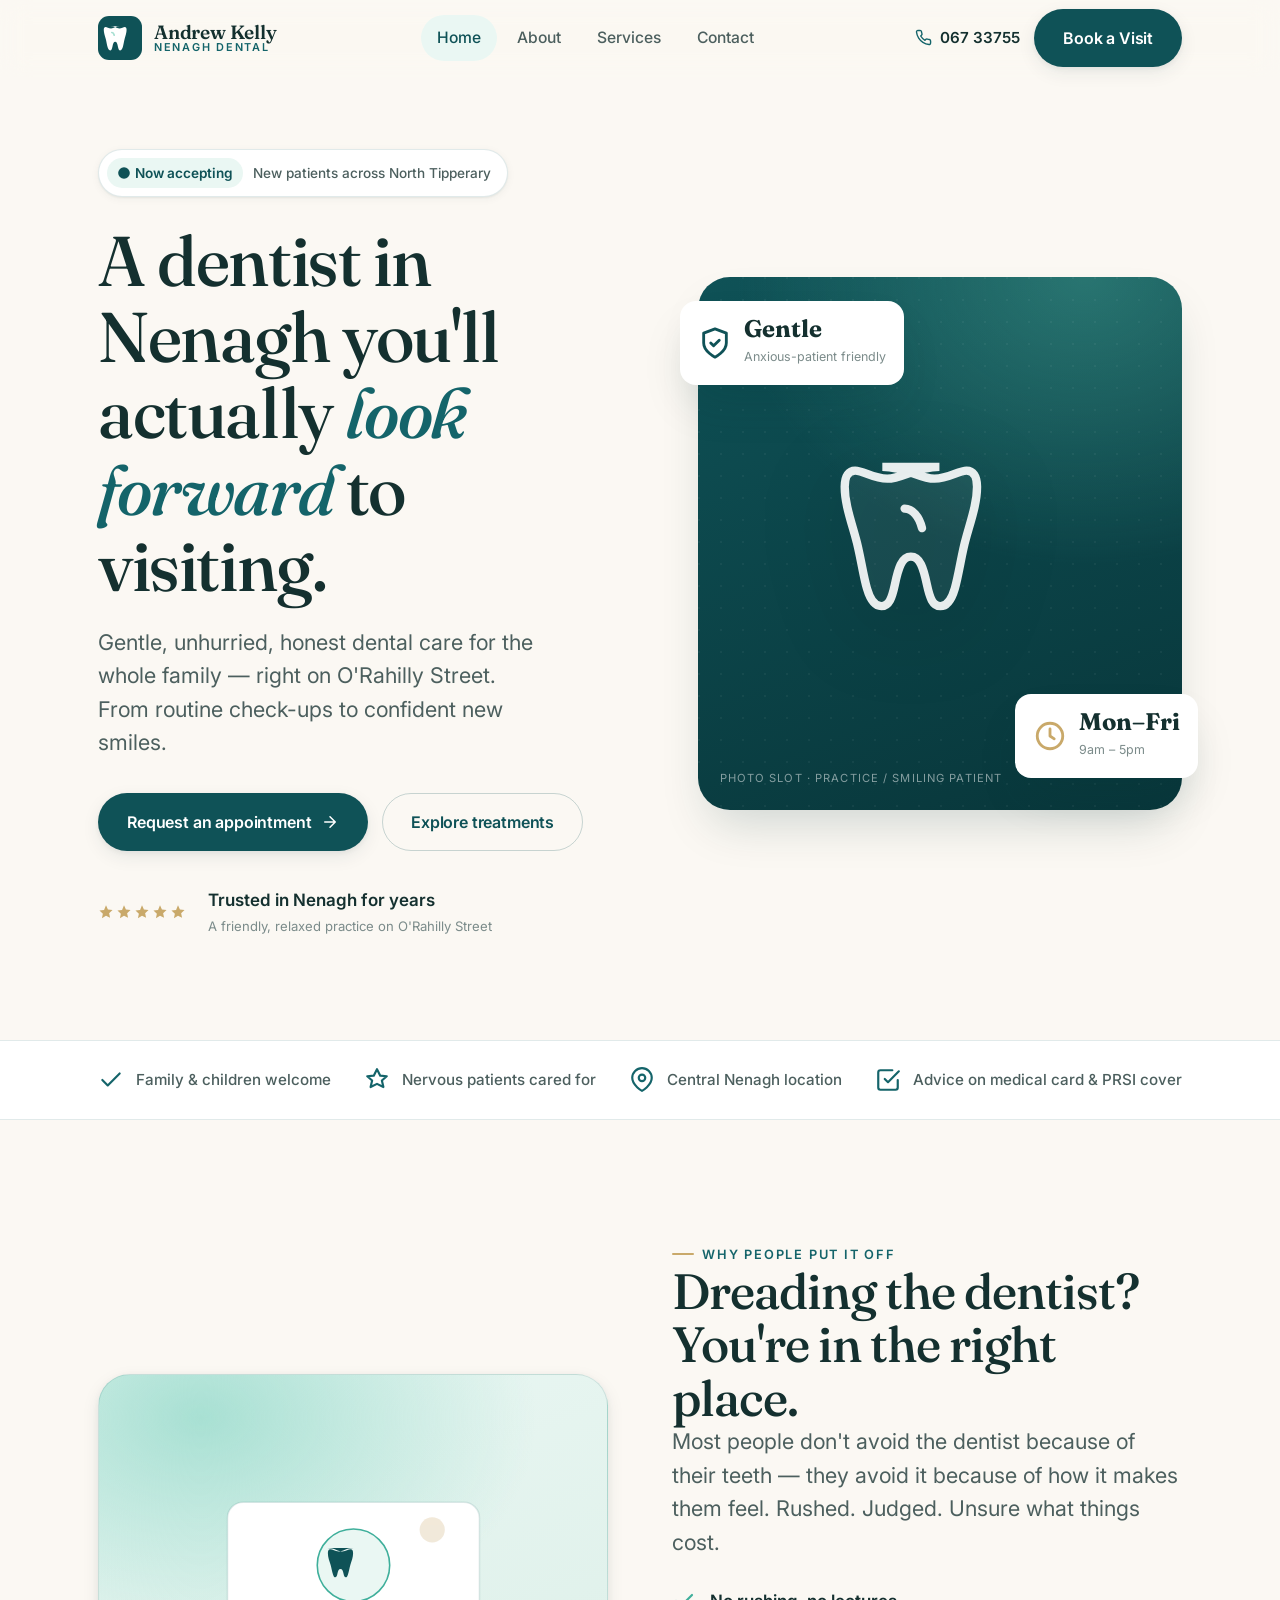
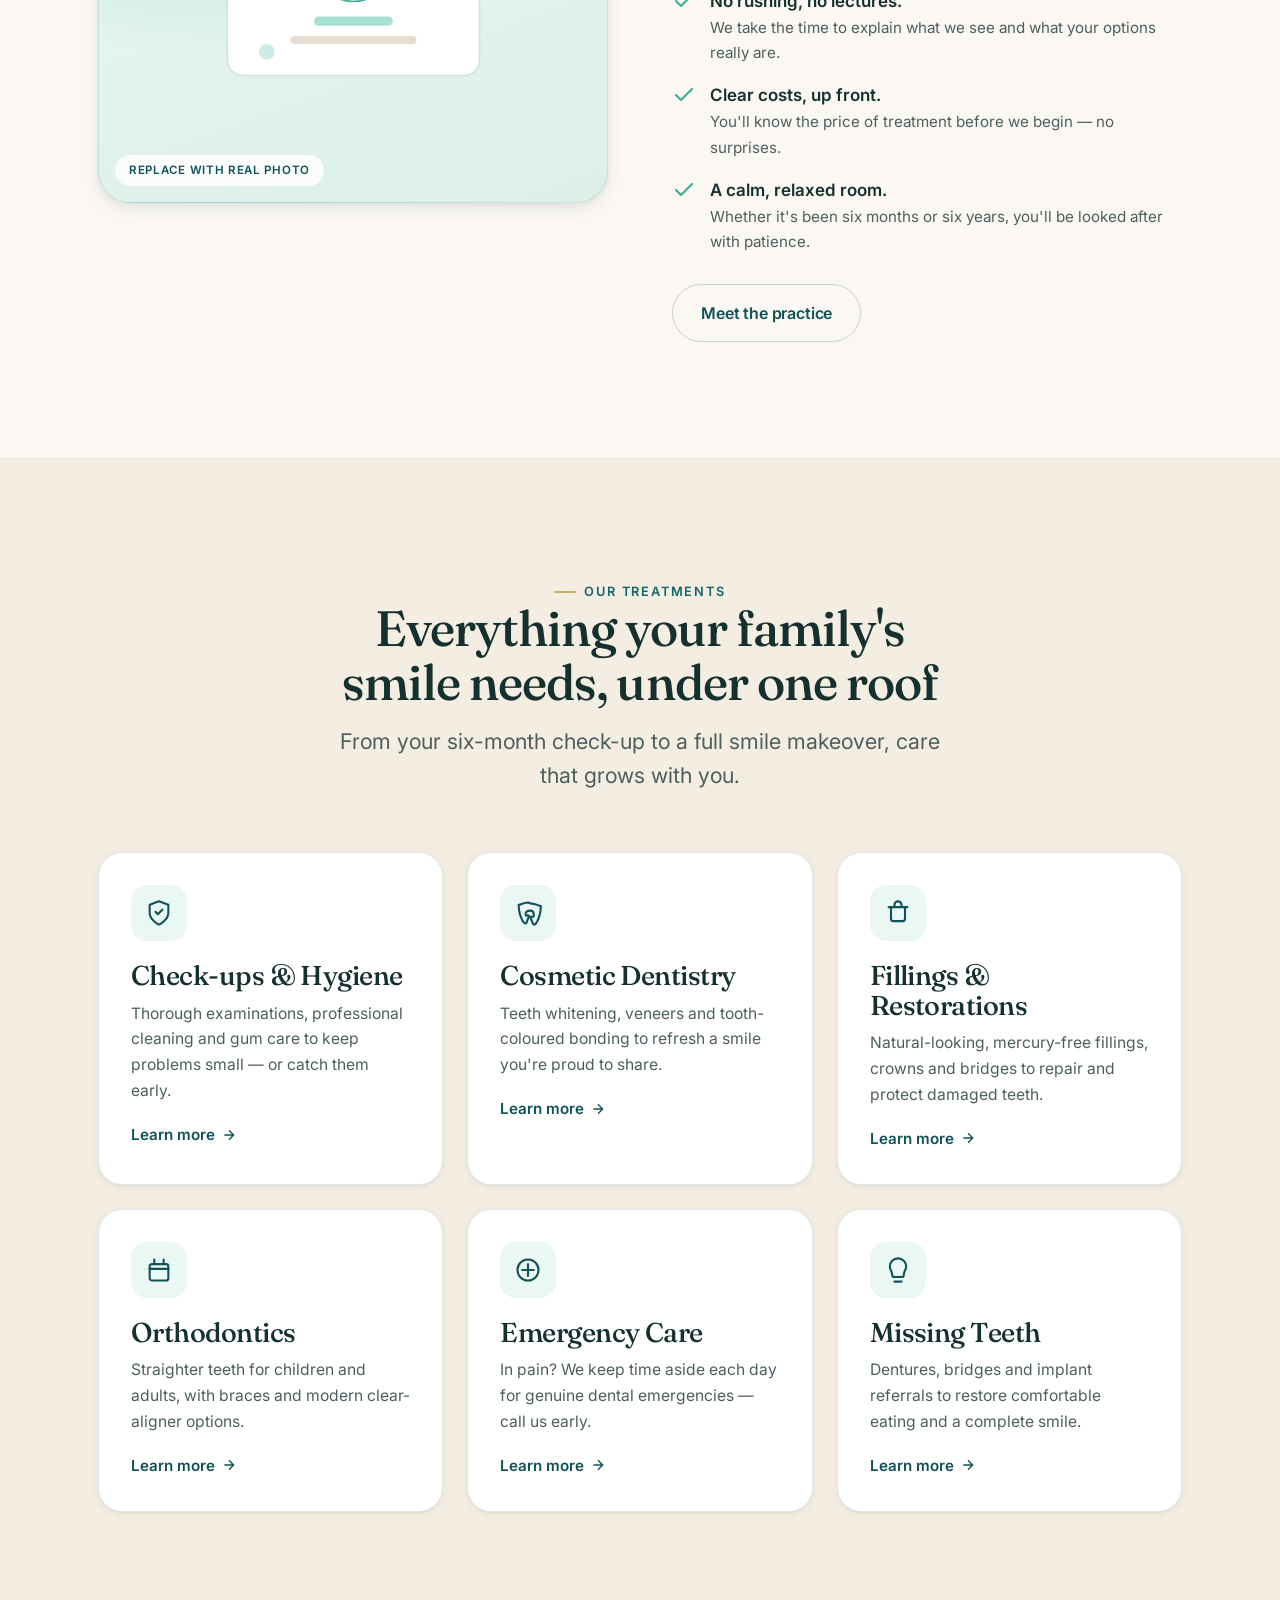
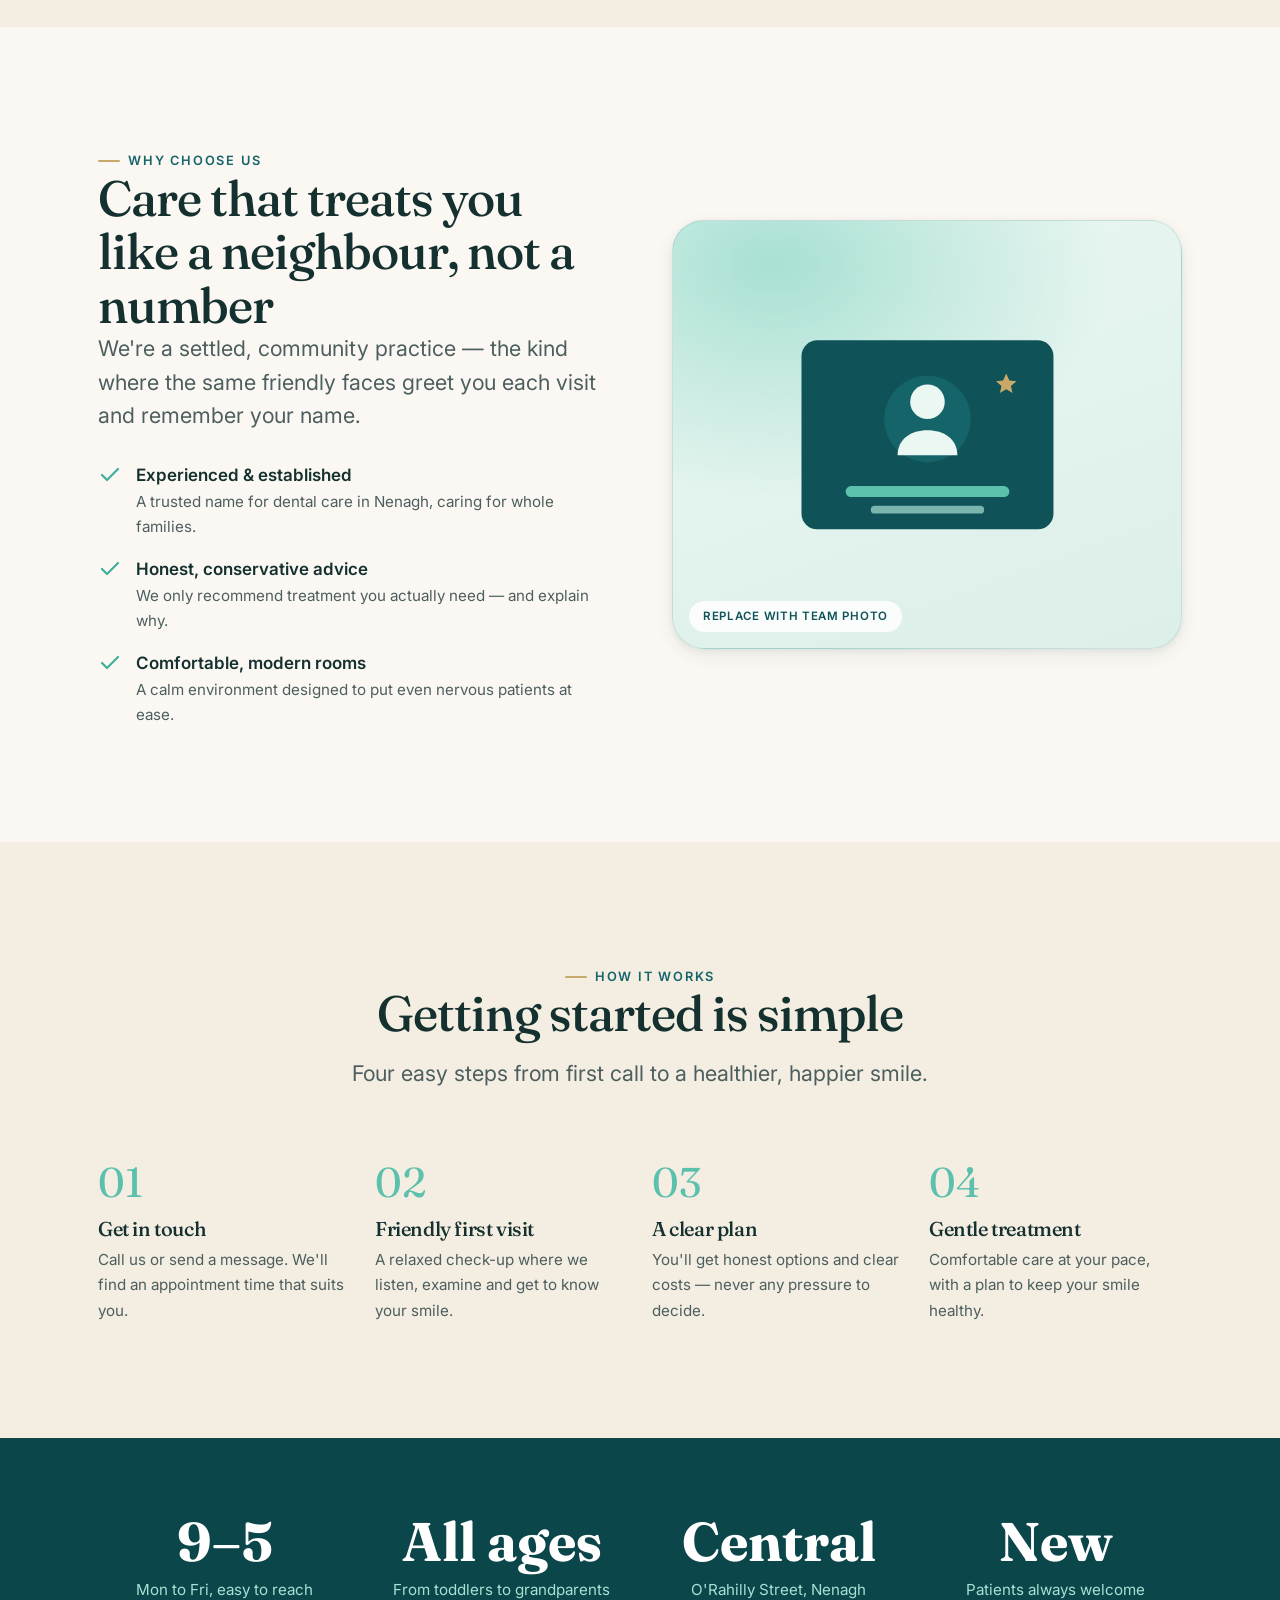
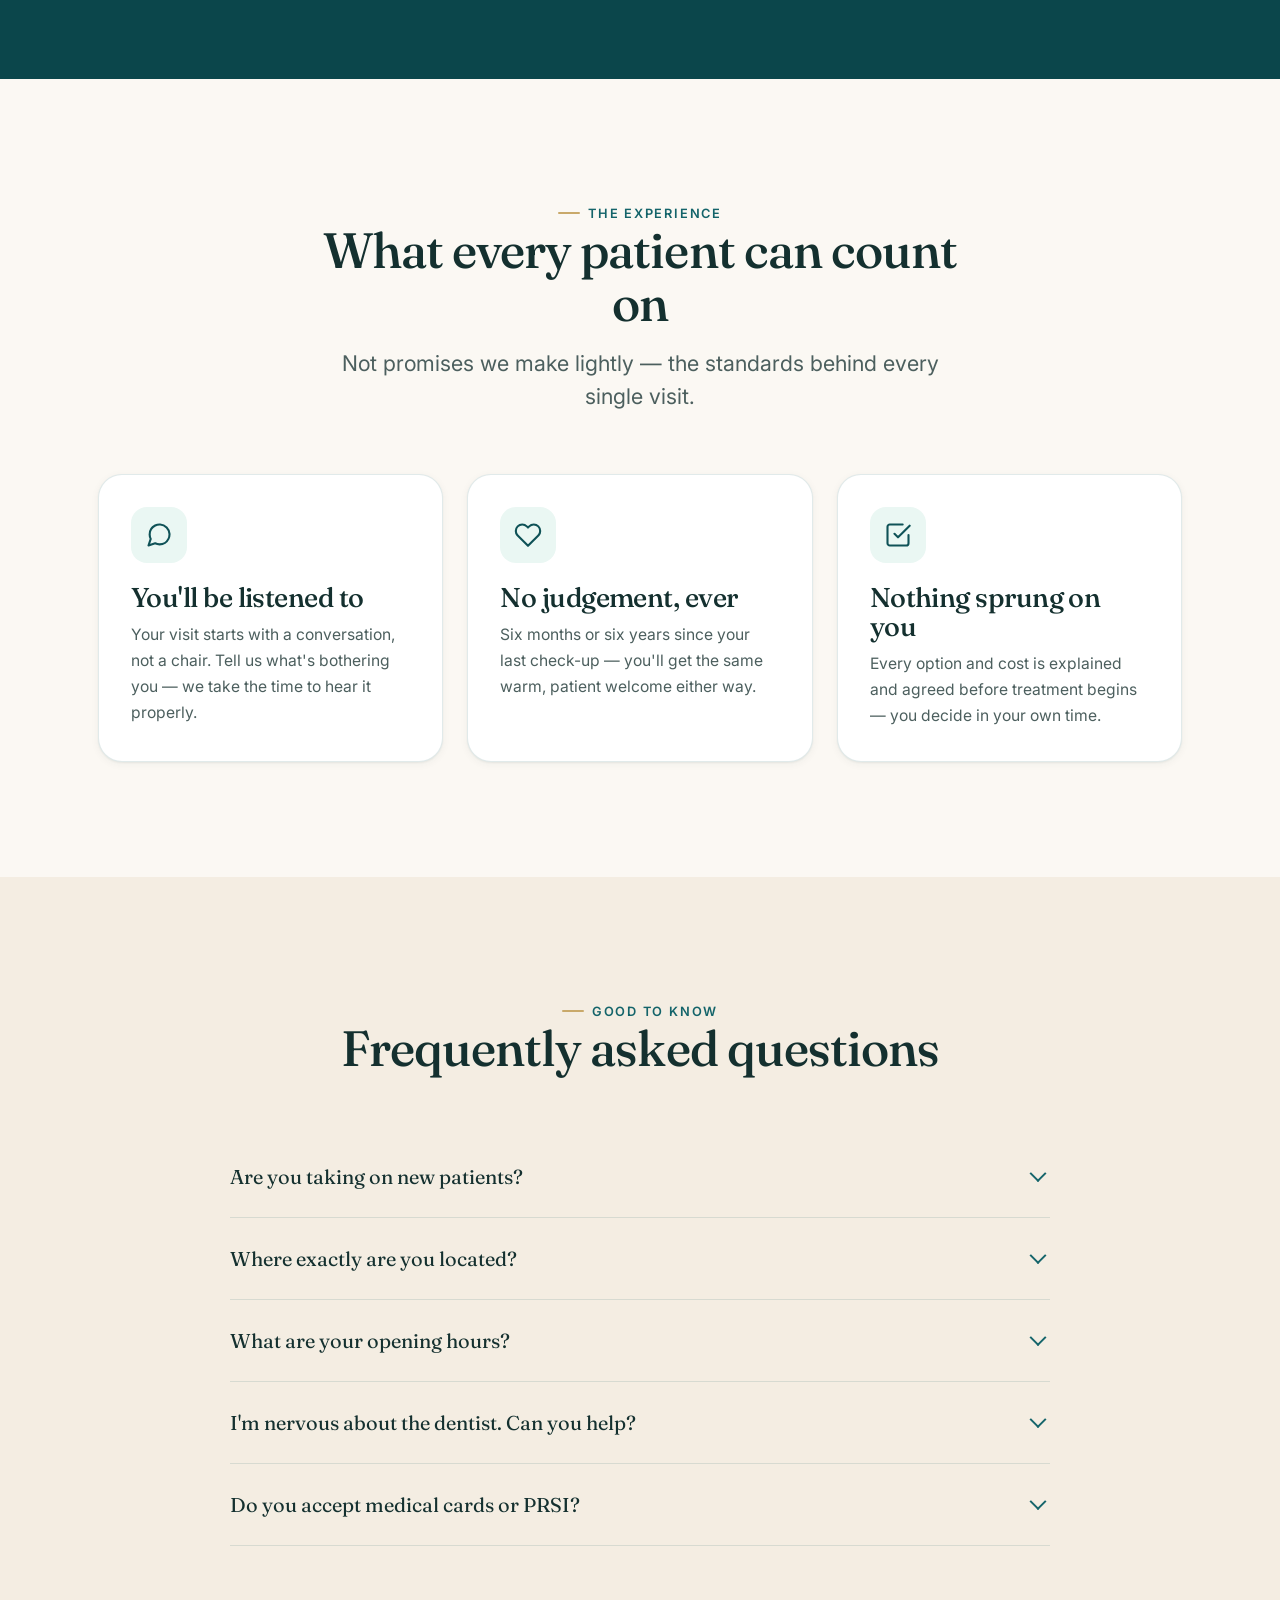
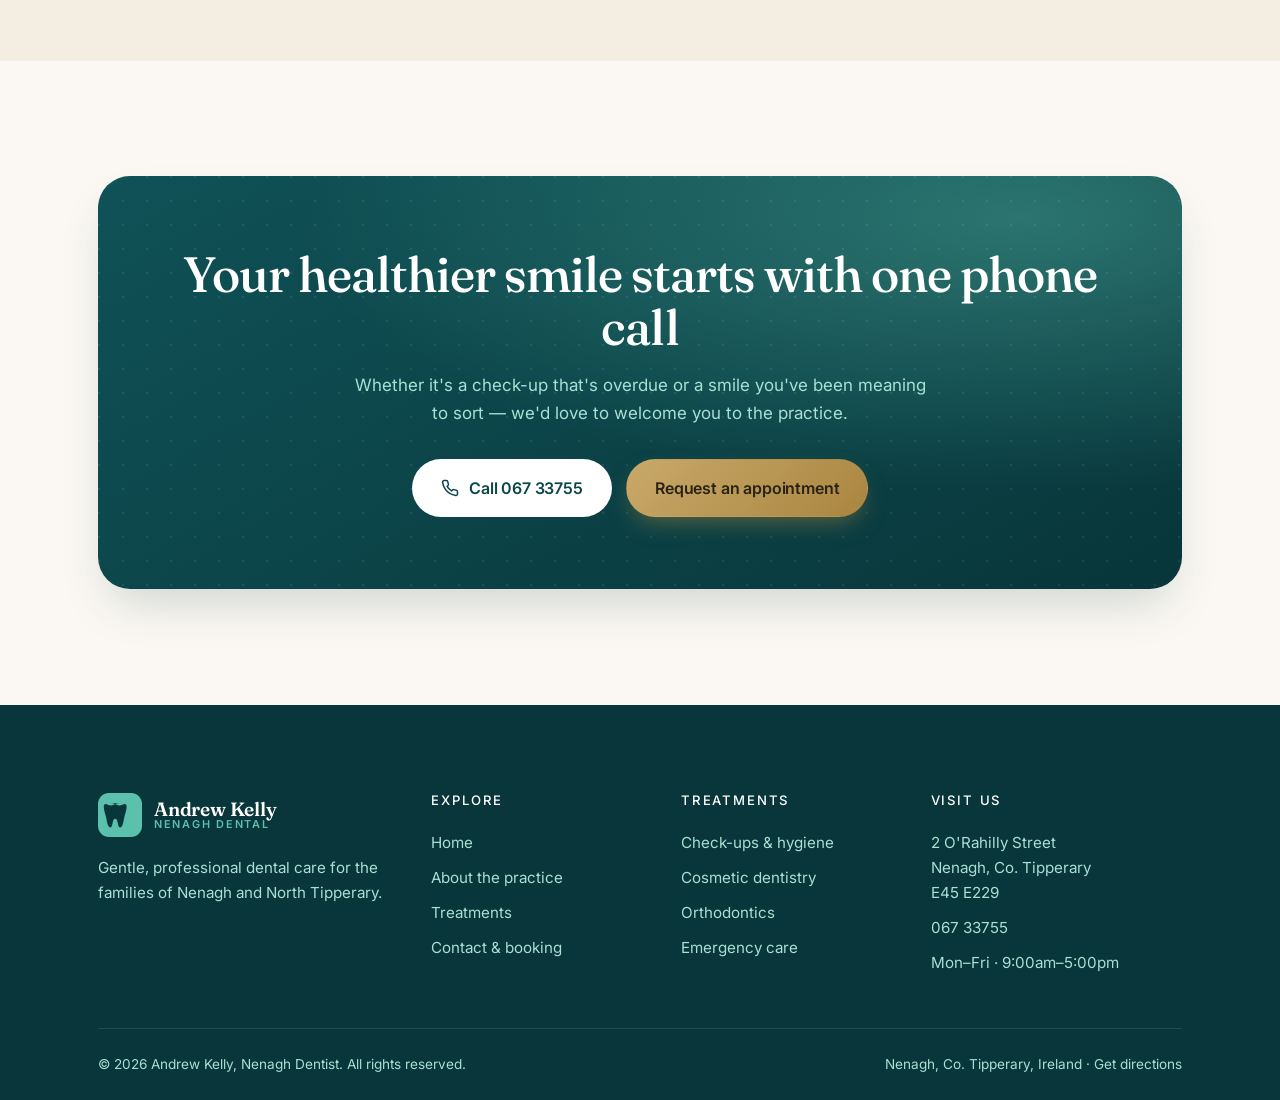
<file: index.html>
<!DOCTYPE html>
<html lang="en-IE">
<head>
  <meta charset="UTF-8" />
  <meta name="viewport" content="width=device-width, initial-scale=1.0" />
  <title>Andrew Kelly, Nenagh Dentist | Family &amp; Cosmetic Dental Care, Co. Tipperary</title>
  <meta name="description" content="Gentle, professional dental care in the heart of Nenagh, Co. Tipperary. Family dentistry, cosmetic treatments and orthodontics from Andrew Kelly &amp; Colleagues. New patients welcome — call +353 67 33755." />
  <meta name="theme-color" content="#0f5257" />
  <link rel="canonical" href="https://andrew-nenagh-dentist.vercel.app/" />

  <!-- Open Graph -->
  <meta property="og:type" content="website" />
  <meta property="og:title" content="Andrew Kelly, Nenagh Dentist | Family &amp; Cosmetic Dental Care" />
  <meta property="og:description" content="Gentle, professional dental care in Nenagh, Co. Tipperary. New patients welcome." />
  <meta property="og:locale" content="en_IE" />
  <meta property="og:url" content="https://andrew-nenagh-dentist.vercel.app/" />

  <link rel="icon" href="assets/favicon.svg" type="image/svg+xml" />
  <link rel="preconnect" href="https://fonts.googleapis.com" />
  <link rel="preconnect" href="https://fonts.gstatic.com" crossorigin />
  <link href="https://fonts.googleapis.com/css2?family=Fraunces:ital,opsz,wght@0,9..144,400;0,9..144,500;0,9..144,600;1,9..144,400&family=Inter:wght@400;500;600;700&display=swap" rel="stylesheet" />
  <link rel="stylesheet" href="css/styles.css" />

  <!-- Local business structured data -->
  <script type="application/ld+json">
  {
    "@context": "https://schema.org",
    "@type": "Dentist",
    "name": "Andrew Kelly, Nenagh Dentist",
    "description": "Family, cosmetic and orthodontic dental care in Nenagh, Co. Tipperary.",
    "url": "https://andrew-nenagh-dentist.vercel.app/",
    "telephone": "+353 67 33755",
    "image": "https://andrew-nenagh-dentist.vercel.app/assets/favicon.svg",
    "address": {
      "@type": "PostalAddress",
      "streetAddress": "2 O'Rahilly Street",
      "addressLocality": "Nenagh",
      "addressRegion": "Co. Tipperary",
      "postalCode": "E45 E229",
      "addressCountry": "IE"
    },
    "geo": { "@type": "GeoCoordinates", "latitude": 52.8631, "longitude": -8.1994 },
    "openingHoursSpecification": [{
      "@type": "OpeningHoursSpecification",
      "dayOfWeek": ["Monday", "Tuesday", "Wednesday", "Thursday", "Friday"],
      "opens": "09:00", "closes": "17:00"
    }],
    "areaServed": ["Nenagh", "Thurles", "Roscrea", "North Tipperary"]
  }
  </script>
</head>
<body>

  <!-- ============ HEADER ============ -->
  <header class="site-header">
    <div class="container nav">
      <a href="index.html" class="brand" aria-label="Andrew Kelly, Nenagh Dentist — home">
        <svg class="brand__mark" viewBox="0 0 64 64" aria-hidden="true"><rect width="64" height="64" rx="16" fill="#0f5257"/><path d="M32 15c-6 0-9 3-13 3-3.5 0-6-2-8-2-1.6 0-2.6 1.3-2.6 4 0 4 1.4 8 2.8 13 1 3.6 1.7 9 2.8 12.6.9 3 2 4.4 3.6 4.4 2 0 2.7-2.2 3.4-5.4.9-4.2 1.8-7 4-7s3.1 2.8 4 7c.7 3.2 1.4 5.4 3.4 5.4 1.6 0 2.7-1.4 3.6-4.4 1.1-3.6 1.8-9 2.8-12.6 1.4-5 2.8-9 2.8-13 0-2.7-1-4-2.6-4-2 0-4.5 2-8 2-4 0-7-3-13-3z" fill="#fff"/><path d="M20 24c1.6 0 3 1.6 3.6 4" fill="none" stroke="#a8e0d3" stroke-width="2.4" stroke-linecap="round"/></svg>
        <span class="brand__text">
          <span class="brand__name">Andrew Kelly</span>
          <span class="brand__sub">Nenagh Dental</span>
        </span>
      </a>
      <nav class="nav__links" aria-label="Primary" id="primary-nav">
        <a href="index.html" class="active">Home</a>
        <a href="about.html">About</a>
        <a href="services.html">Services</a>
        <a href="contact.html">Contact</a>
      </nav>
      <div class="nav__cta">
        <a href="tel:+3536733755" class="nav__phone">
          <svg viewBox="0 0 24 24" fill="none" stroke="currentColor" stroke-width="2" stroke-linecap="round" stroke-linejoin="round" aria-hidden="true"><path d="M22 16.92v3a2 2 0 0 1-2.18 2 19.79 19.79 0 0 1-8.63-3.07 19.5 19.5 0 0 1-6-6 19.79 19.79 0 0 1-3.07-8.67A2 2 0 0 1 4.11 2h3a2 2 0 0 1 2 1.72c.13.96.36 1.9.7 2.81a2 2 0 0 1-.45 2.11L8.09 9.91a16 16 0 0 0 6 6l1.27-1.27a2 2 0 0 1 2.11-.45c.9.34 1.85.57 2.81.7A2 2 0 0 1 22 16.92z"/></svg>
          067 33755
        </a>
        <a href="contact.html" class="btn btn--primary">Book a Visit</a>
        <button class="nav__toggle" aria-label="Open menu" aria-expanded="false" aria-controls="primary-nav"><span></span></button>
      </div>
    </div>
  </header>

  <main>
    <!-- ============ HERO ============ -->
    <section class="hero">
      <div class="container hero__grid">
        <div class="hero__content reveal">
          <span class="hero__pill">
            <b><svg viewBox="0 0 24 24" fill="currentColor" aria-hidden="true"><circle cx="12" cy="12" r="10"/></svg> Now accepting</b>
            New patients across North Tipperary
          </span>
          <h1>A dentist in Nenagh you'll actually <em>look forward</em> to visiting.</h1>
          <p class="lead hero__lead">Gentle, unhurried, honest dental care for the whole family — right on O'Rahilly Street. From routine check-ups to confident new smiles.</p>
          <div class="hero__actions">
            <a href="contact.html" class="btn btn--primary">
              Request an appointment
              <svg viewBox="0 0 24 24" fill="none" stroke="currentColor" stroke-width="2" stroke-linecap="round" stroke-linejoin="round" aria-hidden="true"><path d="M5 12h14M12 5l7 7-7 7"/></svg>
            </a>
            <a href="services.html" class="btn btn--ghost">Explore treatments</a>
          </div>
          <div class="hero__trust">
            <span class="stars" aria-hidden="true">
              <svg viewBox="0 0 24 24" fill="currentColor"><path d="M12 2l2.9 6.3 6.9.8-5.1 4.7 1.4 6.8L12 17.8 5.9 21.4l1.4-6.8L2.2 9.9l6.9-.8z"/></svg>
              <svg viewBox="0 0 24 24" fill="currentColor"><path d="M12 2l2.9 6.3 6.9.8-5.1 4.7 1.4 6.8L12 17.8 5.9 21.4l1.4-6.8L2.2 9.9l6.9-.8z"/></svg>
              <svg viewBox="0 0 24 24" fill="currentColor"><path d="M12 2l2.9 6.3 6.9.8-5.1 4.7 1.4 6.8L12 17.8 5.9 21.4l1.4-6.8L2.2 9.9l6.9-.8z"/></svg>
              <svg viewBox="0 0 24 24" fill="currentColor"><path d="M12 2l2.9 6.3 6.9.8-5.1 4.7 1.4 6.8L12 17.8 5.9 21.4l1.4-6.8L2.2 9.9l6.9-.8z"/></svg>
              <svg viewBox="0 0 24 24" fill="currentColor"><path d="M12 2l2.9 6.3 6.9.8-5.1 4.7 1.4 6.8L12 17.8 5.9 21.4l1.4-6.8L2.2 9.9l6.9-.8z"/></svg>
            </span>
            <div class="hero__stars">
              <strong>Trusted in Nenagh for years</strong>
              <small>A friendly, relaxed practice on O'Rahilly Street</small>
            </div>
          </div>
        </div>

        <div class="hero__visual reveal" data-delay="1">
          <div class="hero__card">
            <div class="hero__floaticon">
              <svg viewBox="0 0 64 64" fill="none" aria-hidden="true"><path d="M32 10c-7 0-10.5 3.4-15 3.4-4 0-6.8-2.3-9.2-2.3-1.8 0-3 1.5-3 4.6 0 4.6 1.6 9.2 3.2 14.9 1.2 4.1 2 10.3 3.2 14.4 1 3.4 2.3 5 4.1 5 2.3 0 3.1-2.5 3.9-6.2 1-4.8 2-8 4.6-8s3.6 3.2 4.6 8c.8 3.7 1.6 6.2 3.9 6.2 1.8 0 3.1-1.6 4.1-5 1.2-4.1 2-10.3 3.2-14.4 1.6-5.7 3.2-10.3 3.2-14.9 0-3.1-1.2-4.6-3-4.6-2.4 0-5.2 2.3-9.2 2.3-4.5 0-8-3.4-15-3.4z" stroke="currentColor" stroke-width="2.4" fill="rgba(255,255,255,0.06)"/><path d="M22 22c2.2 0 4.2 2.2 5 5.6" stroke="currentColor" stroke-width="2.4" stroke-linecap="round"/></svg>
            </div>
            <span class="hero__photo-note">Photo slot · practice / smiling patient</span>
          </div>
          <div class="hero__badge hero__badge--tl">
            <svg viewBox="0 0 24 24" fill="none" stroke="#0f5257" stroke-width="2" stroke-linecap="round" stroke-linejoin="round" aria-hidden="true"><path d="M12 22s8-4 8-10V5l-8-3-8 3v7c0 6 8 10 8 10z"/><path d="M9 12l2 2 4-4"/></svg>
            <div><b>Gentle</b><span>Anxious-patient friendly</span></div>
          </div>
          <div class="hero__badge hero__badge--br">
            <svg viewBox="0 0 24 24" fill="none" stroke="#c9a96a" stroke-width="2" stroke-linecap="round" stroke-linejoin="round" aria-hidden="true"><circle cx="12" cy="12" r="9"/><path d="M12 7v5l3 2"/></svg>
            <div><b>Mon–Fri</b><span>9am – 5pm</span></div>
          </div>
        </div>
      </div>
    </section>

    <!-- ============ TRUST BAR ============ -->
    <section class="trustbar">
      <div class="container trustbar__row">
        <div class="trustbar__item reveal"><svg viewBox="0 0 24 24" fill="none" stroke="currentColor" stroke-width="2" stroke-linecap="round" stroke-linejoin="round"><path d="M20 6L9 17l-5-5"/></svg> Family &amp; children welcome</div>
        <div class="trustbar__item reveal" data-delay="1"><svg viewBox="0 0 24 24" fill="none" stroke="currentColor" stroke-width="2" stroke-linecap="round" stroke-linejoin="round"><path d="M12 2l3 6 6 .5-4.5 4 1.4 6L12 15.6 6.1 18.5l1.4-6L3 8.5 9 8z"/></svg> Nervous patients cared for</div>
        <div class="trustbar__item reveal" data-delay="2"><svg viewBox="0 0 24 24" fill="none" stroke="currentColor" stroke-width="2" stroke-linecap="round" stroke-linejoin="round"><path d="M21 10c0 7-9 12-9 12s-9-5-9-12a9 9 0 0 1 18 0z"/><circle cx="12" cy="10" r="3"/></svg> Central Nenagh location</div>
        <div class="trustbar__item reveal" data-delay="3"><svg viewBox="0 0 24 24" fill="none" stroke="currentColor" stroke-width="2" stroke-linecap="round" stroke-linejoin="round"><path d="M9 11l3 3L22 4"/><path d="M21 12v7a2 2 0 0 1-2 2H5a2 2 0 0 1-2-2V5a2 2 0 0 1 2-2h11"/></svg> Advice on medical card &amp; PRSI cover</div>
      </div>
    </section>

    <!-- ============ PROBLEM / SOLUTION ============ -->
    <section class="section">
      <div class="container split">
        <div class="split__media reveal" role="img" aria-label="Illustration of a calm, welcoming dental visit">
          <svg class="illus" viewBox="0 0 400 340" fill="none" aria-hidden="true">
            <rect x="40" y="60" width="320" height="220" rx="20" fill="#ffffff" stroke="#0f5257" stroke-opacity="0.12" stroke-width="2"/>
            <circle cx="200" cy="140" r="46" fill="#eaf7f3" stroke="#3faf9b" stroke-width="2"/>
            <path d="M200 118c-9 0-13.5 4.5-19 4.5-4.5 0-7.5-2.8-10.5-2.8-2 0-3 1.5-3 5 0 5 2 10 3.5 15 1 3.5 1.8 8.5 3 12 .8 2.4 1.6 3.6 2.8 3.6 1.6 0 2.2-2 2.8-4.6.8-3.6 1.6-6 3.9-6s3.1 2.4 3.9 6c.6 2.6 1.2 4.6 2.8 4.6 1.2 0 2-1.2 2.8-3.6 1.2-3.5 2-8.5 3-12 1.5-5 3.5-10 3.5-15 0-3.5-1-5-3-5-3 0-6 2.8-10.5 2.8-5.5 0-10-4.5-19-4.5z" fill="#0f5257"/>
            <rect x="150" y="205" width="100" height="12" rx="6" fill="#a8e0d3"/>
            <rect x="120" y="230" width="160" height="10" rx="5" fill="#e6ddce"/>
            <circle cx="300" cy="95" r="16" fill="#c9a96a" fill-opacity="0.25"/>
            <circle cx="90" cy="250" r="10" fill="#5bc0ac" fill-opacity="0.3"/>
          </svg>
          <span class="photo-tag">Replace with real photo</span>
        </div>
        <div class="split__content reveal" data-delay="1">
          <span class="eyebrow">Why people put it off</span>
          <h2>Dreading the dentist? You're in the right place.</h2>
          <p class="lead">Most people don't avoid the dentist because of their teeth — they avoid it because of how it makes them feel. Rushed. Judged. Unsure what things cost.</p>
          <ul class="checklist">
            <li><svg viewBox="0 0 24 24" fill="none" stroke="currentColor" stroke-width="2.2" stroke-linecap="round" stroke-linejoin="round"><path d="M20 6L9 17l-5-5"/></svg><div><b>No rushing, no lectures.</b><span>We take the time to explain what we see and what your options really are.</span></div></li>
            <li><svg viewBox="0 0 24 24" fill="none" stroke="currentColor" stroke-width="2.2" stroke-linecap="round" stroke-linejoin="round"><path d="M20 6L9 17l-5-5"/></svg><div><b>Clear costs, up front.</b><span>You'll know the price of treatment before we begin — no surprises.</span></div></li>
            <li><svg viewBox="0 0 24 24" fill="none" stroke="currentColor" stroke-width="2.2" stroke-linecap="round" stroke-linejoin="round"><path d="M20 6L9 17l-5-5"/></svg><div><b>A calm, relaxed room.</b><span>Whether it's been six months or six years, you'll be looked after with patience.</span></div></li>
          </ul>
          <a href="about.html" class="btn btn--ghost" style="margin-top:30px;">Meet the practice</a>
        </div>
      </div>
    </section>

    <!-- ============ SERVICES OVERVIEW ============ -->
    <section class="section section--sand" id="services">
      <div class="container">
        <div class="section-head center reveal">
          <span class="eyebrow" style="justify-content:center;">Our treatments</span>
          <h2>Everything your family's smile needs, under one roof</h2>
          <p class="lead">From your six-month check-up to a full smile makeover, care that grows with you.</p>
        </div>
        <div class="grid grid--3">
          <article class="card reveal">
            <div class="card__icon"><svg viewBox="0 0 24 24" fill="none" stroke="currentColor" stroke-width="1.8" stroke-linecap="round" stroke-linejoin="round"><path d="M12 22s8-4 8-10V5l-8-3-8 3v7c0 6 8 10 8 10z"/><path d="M9 11l2 2 4-4"/></svg></div>
            <h3>Check-ups &amp; Hygiene</h3>
            <p>Thorough examinations, professional cleaning and gum care to keep problems small — or catch them early.</p>
            <a href="services.html#checkups" class="card__link">Learn more <svg viewBox="0 0 24 24" fill="none" stroke="currentColor" stroke-width="2"><path d="M5 12h14M12 5l7 7-7 7"/></svg></a>
          </article>
          <article class="card reveal" data-delay="1">
            <div class="card__icon"><svg viewBox="0 0 24 24" fill="none" stroke="currentColor" stroke-width="1.8" stroke-linecap="round" stroke-linejoin="round"><path d="M12 3c-4 0-6 2-8 2 0 5 1 9 3 13 1 2 2 3 3 3s1-2 2-4 1-3 0-3-2 1-2-1 2-3 4-3 3 2 3 4-1 1-2 1-1 1 0 3 1 4 2 4 2-1 3-3c2-4 3-8 3-13-2 0-4-2-8-2z"/></svg></div>
            <h3>Cosmetic Dentistry</h3>
            <p>Teeth whitening, veneers and tooth-coloured bonding to refresh a smile you're proud to share.</p>
            <a href="services.html#cosmetic" class="card__link">Learn more <svg viewBox="0 0 24 24" fill="none" stroke="currentColor" stroke-width="2"><path d="M5 12h14M12 5l7 7-7 7"/></svg></a>
          </article>
          <article class="card reveal" data-delay="2">
            <div class="card__icon"><svg viewBox="0 0 24 24" fill="none" stroke="currentColor" stroke-width="1.8" stroke-linecap="round" stroke-linejoin="round"><path d="M4 7h16M6 7v10a2 2 0 0 0 2 2h8a2 2 0 0 0 2-2V7M9 7V5a3 3 0 0 1 6 0v2"/></svg></div>
            <h3>Fillings &amp; Restorations</h3>
            <p>Natural-looking, mercury-free fillings, crowns and bridges to repair and protect damaged teeth.</p>
            <a href="services.html#restorative" class="card__link">Learn more <svg viewBox="0 0 24 24" fill="none" stroke="currentColor" stroke-width="2"><path d="M5 12h14M12 5l7 7-7 7"/></svg></a>
          </article>
          <article class="card reveal">
            <div class="card__icon"><svg viewBox="0 0 24 24" fill="none" stroke="currentColor" stroke-width="1.8" stroke-linecap="round" stroke-linejoin="round"><path d="M8 3v4M16 3v4M4 11h16"/><rect x="4" y="7" width="16" height="14" rx="2"/></svg></div>
            <h3>Orthodontics</h3>
            <p>Straighter teeth for children and adults, with braces and modern clear-aligner options.</p>
            <a href="services.html#orthodontics" class="card__link">Learn more <svg viewBox="0 0 24 24" fill="none" stroke="currentColor" stroke-width="2"><path d="M5 12h14M12 5l7 7-7 7"/></svg></a>
          </article>
          <article class="card reveal" data-delay="1">
            <div class="card__icon"><svg viewBox="0 0 24 24" fill="none" stroke="currentColor" stroke-width="1.8" stroke-linecap="round" stroke-linejoin="round"><circle cx="12" cy="12" r="9"/><path d="M12 7v10M7 12h10"/></svg></div>
            <h3>Emergency Care</h3>
            <p>In pain? We keep time aside each day for genuine dental emergencies — call us early.</p>
            <a href="services.html#emergency" class="card__link">Learn more <svg viewBox="0 0 24 24" fill="none" stroke="currentColor" stroke-width="2"><path d="M5 12h14M12 5l7 7-7 7"/></svg></a>
          </article>
          <article class="card reveal" data-delay="2">
            <div class="card__icon"><svg viewBox="0 0 24 24" fill="none" stroke="currentColor" stroke-width="1.8" stroke-linecap="round" stroke-linejoin="round"><path d="M12 2a7 7 0 0 0-7 7c0 3 2 4 2 7a2 2 0 0 0 2 2h6a2 2 0 0 0 2-2c0-3 2-4 2-7a7 7 0 0 0-7-7z"/><path d="M9 22h6"/></svg></div>
            <h3>Missing Teeth</h3>
            <p>Dentures, bridges and implant referrals to restore comfortable eating and a complete smile.</p>
            <a href="services.html#missing" class="card__link">Learn more <svg viewBox="0 0 24 24" fill="none" stroke="currentColor" stroke-width="2"><path d="M5 12h14M12 5l7 7-7 7"/></svg></a>
          </article>
        </div>
      </div>
    </section>

    <!-- ============ WHY CHOOSE US ============ -->
    <section class="section">
      <div class="container split split--reverse">
        <div class="split__media reveal" role="img" aria-label="Illustration representing an experienced, caring dental team">
          <svg class="illus" viewBox="0 0 400 340" fill="none" aria-hidden="true">
            <rect x="40" y="50" width="320" height="240" rx="20" fill="#0f5257"/>
            <circle cx="200" cy="150" r="55" fill="#14646a"/>
            <circle cx="200" cy="128" r="22" fill="#eaf7f3"/>
            <path d="M162 196c0-21 17-32 38-32s38 11 38 32z" fill="#eaf7f3"/>
            <rect x="96" y="235" width="208" height="14" rx="7" fill="#5bc0ac"/>
            <rect x="128" y="260" width="144" height="10" rx="5" fill="#a8e0d3" fill-opacity="0.7"/>
            <path d="M300 92l4 9 9 1-7 6 2 9-8-5-8 5 2-9-7-6 9-1z" fill="#c9a96a"/>
          </svg>
          <span class="photo-tag">Replace with team photo</span>
        </div>
        <div class="split__content reveal" data-delay="1">
          <span class="eyebrow">Why choose us</span>
          <h2>Care that treats you like a neighbour, not a number</h2>
          <p class="lead">We're a settled, community practice — the kind where the same friendly faces greet you each visit and remember your name.</p>
          <ul class="checklist">
            <li><svg viewBox="0 0 24 24" fill="none" stroke="currentColor" stroke-width="2.2" stroke-linecap="round" stroke-linejoin="round"><path d="M20 6L9 17l-5-5"/></svg><div><b>Experienced &amp; established</b><span>A trusted name for dental care in Nenagh, caring for whole families.</span></div></li>
            <li><svg viewBox="0 0 24 24" fill="none" stroke="currentColor" stroke-width="2.2" stroke-linecap="round" stroke-linejoin="round"><path d="M20 6L9 17l-5-5"/></svg><div><b>Honest, conservative advice</b><span>We only recommend treatment you actually need — and explain why.</span></div></li>
            <li><svg viewBox="0 0 24 24" fill="none" stroke="currentColor" stroke-width="2.2" stroke-linecap="round" stroke-linejoin="round"><path d="M20 6L9 17l-5-5"/></svg><div><b>Comfortable, modern rooms</b><span>A calm environment designed to put even nervous patients at ease.</span></div></li>
          </ul>
        </div>
      </div>
    </section>

    <!-- ============ PROCESS ============ -->
    <section class="section section--sand">
      <div class="container">
        <div class="section-head center reveal">
          <span class="eyebrow" style="justify-content:center;">How it works</span>
          <h2>Getting started is simple</h2>
          <p class="lead">Four easy steps from first call to a healthier, happier smile.</p>
        </div>
        <div class="steps">
          <div class="step reveal">
            <div class="step__num">01</div>
            <h3>Get in touch</h3>
            <p>Call us or send a message. We'll find an appointment time that suits you.</p>
          </div>
          <div class="step reveal" data-delay="1">
            <div class="step__num">02</div>
            <h3>Friendly first visit</h3>
            <p>A relaxed check-up where we listen, examine and get to know your smile.</p>
          </div>
          <div class="step reveal" data-delay="2">
            <div class="step__num">03</div>
            <h3>A clear plan</h3>
            <p>You'll get honest options and clear costs — never any pressure to decide.</p>
          </div>
          <div class="step reveal" data-delay="3">
            <div class="step__num">04</div>
            <h3>Gentle treatment</h3>
            <p>Comfortable care at your pace, with a plan to keep your smile healthy.</p>
          </div>
        </div>
      </div>
    </section>

    <!-- ============ STATS BAND ============ -->
    <section class="section section--teal section--tight">
      <div class="container">
        <div class="stats">
          <div class="stat reveal"><b>9–5</b><span>Mon to Fri, easy to reach</span></div>
          <div class="stat reveal" data-delay="1"><b>All&nbsp;ages</b><span>From toddlers to grandparents</span></div>
          <div class="stat reveal" data-delay="2"><b>Central</b><span>O'Rahilly Street, Nenagh</span></div>
          <div class="stat reveal" data-delay="3"><b>New</b><span>Patients always welcome</span></div>
        </div>
      </div>
    </section>

    <!-- ============ TESTIMONIALS ============ -->
    <section class="section">
      <div class="container">
        <div class="section-head center reveal">
          <span class="eyebrow" style="justify-content:center;">The experience</span>
          <h2>What every patient can count on</h2>
          <p class="lead">Not promises we make lightly — the standards behind every single visit.</p>
        </div>
        <!-- When the practice's real Google reviews are supplied, replace these cards with a testimonial grid (.quote cards with stars) -->
        <div class="grid grid--3">
          <article class="card reveal">
            <div class="card__icon"><svg viewBox="0 0 24 24" fill="none" stroke="currentColor" stroke-width="1.8" stroke-linecap="round" stroke-linejoin="round"><path d="M21 11.5a8.38 8.38 0 0 1-.9 3.8 8.5 8.5 0 0 1-7.6 4.7 8.38 8.38 0 0 1-3.8-.9L3 21l1.9-5.7a8.38 8.38 0 0 1-.9-3.8 8.5 8.5 0 0 1 4.7-7.6 8.38 8.38 0 0 1 3.8-.9h.5a8.48 8.48 0 0 1 8 8z"/></svg></div>
            <h3>You'll be listened to</h3>
            <p>Your visit starts with a conversation, not a chair. Tell us what's bothering you — we take the time to hear it properly.</p>
          </article>
          <article class="card reveal" data-delay="1">
            <div class="card__icon"><svg viewBox="0 0 24 24" fill="none" stroke="currentColor" stroke-width="1.8" stroke-linecap="round" stroke-linejoin="round"><path d="M20.84 4.61a5.5 5.5 0 0 0-7.78 0L12 5.67l-1.06-1.06a5.5 5.5 0 1 0-7.78 7.78L12 21.23l8.84-8.84a5.5 5.5 0 0 0 0-7.78z"/></svg></div>
            <h3>No judgement, ever</h3>
            <p>Six months or six years since your last check-up — you'll get the same warm, patient welcome either way.</p>
          </article>
          <article class="card reveal" data-delay="2">
            <div class="card__icon"><svg viewBox="0 0 24 24" fill="none" stroke="currentColor" stroke-width="1.8" stroke-linecap="round" stroke-linejoin="round"><path d="M9 11l3 3L22 4"/><path d="M21 12v7a2 2 0 0 1-2 2H5a2 2 0 0 1-2-2V5a2 2 0 0 1 2-2h11"/></svg></div>
            <h3>Nothing sprung on you</h3>
            <p>Every option and cost is explained and agreed before treatment begins — you decide in your own time.</p>
          </article>
        </div>
      </div>
    </section>

    <!-- ============ FAQ ============ -->
    <section class="section section--sand">
      <div class="container">
        <div class="section-head center reveal">
          <span class="eyebrow" style="justify-content:center;">Good to know</span>
          <h2>Frequently asked questions</h2>
        </div>
        <div class="faq reveal">
          <div class="faq__item">
            <button class="faq__q" aria-expanded="false">Are you taking on new patients?</button>
            <div class="faq__a"><p>Yes — we welcome new patients of all ages from Nenagh and the wider North Tipperary area. The easiest way to register is to call us on 067 33755 or send an enquiry through this website.</p></div>
          </div>
          <div class="faq__item">
            <button class="faq__q" aria-expanded="false">Where exactly are you located?</button>
            <div class="faq__a"><p>You'll find us at 2 O'Rahilly Street in the centre of Nenagh, Co. Tipperary (E45 E229) — easy to reach with parking nearby.</p></div>
          </div>
          <div class="faq__item">
            <button class="faq__q" aria-expanded="false">What are your opening hours?</button>
            <div class="faq__a"><p>We're open Monday to Friday, 9:00am to 5:00pm. Other times can sometimes be arranged for existing patients — just ask.</p></div>
          </div>
          <div class="faq__item">
            <button class="faq__q" aria-expanded="false">I'm nervous about the dentist. Can you help?</button>
            <div class="faq__a"><p>Absolutely — a large part of our care is looking after anxious patients. We move at your pace, explain everything before we do it, and never make you feel rushed or judged.</p></div>
          </div>
          <div class="faq__item">
            <button class="faq__q" aria-expanded="false">Do you accept medical cards or PRSI?</button>
            <div class="faq__a"><p>We can advise you on what may be covered under the medical card (DTSS) and PRSI (Treatment Benefit) schemes — just mention your entitlements when booking and we'll point you in the right direction.</p></div>
          </div>
        </div>
      </div>
    </section>

    <!-- ============ FINAL CTA ============ -->
    <section class="section">
      <div class="container">
        <div class="cta-band reveal">
          <h2>Your healthier smile starts with one phone call</h2>
          <p>Whether it's a check-up that's overdue or a smile you've been meaning to sort — we'd love to welcome you to the practice.</p>
          <div class="hero__actions">
            <a href="tel:+3536733755" class="btn btn--light">
              <svg viewBox="0 0 24 24" fill="none" stroke="currentColor" stroke-width="2" stroke-linecap="round" stroke-linejoin="round" aria-hidden="true"><path d="M22 16.92v3a2 2 0 0 1-2.18 2 19.79 19.79 0 0 1-8.63-3.07 19.5 19.5 0 0 1-6-6 19.79 19.79 0 0 1-3.07-8.67A2 2 0 0 1 4.11 2h3a2 2 0 0 1 2 1.72c.13.96.36 1.9.7 2.81a2 2 0 0 1-.45 2.11L8.09 9.91a16 16 0 0 0 6 6l1.27-1.27a2 2 0 0 1 2.11-.45c.9.34 1.85.57 2.81.7A2 2 0 0 1 22 16.92z"/></svg>
              Call 067 33755
            </a>
            <a href="contact.html" class="btn btn--gold">Request an appointment</a>
          </div>
        </div>
      </div>
    </section>
  </main>

  <!-- ============ FOOTER ============ -->
  <footer class="site-footer">
    <div class="container">
      <div class="footer__grid">
        <div class="footer__brand">
          <a href="index.html" class="brand" aria-label="Andrew Kelly, Nenagh Dentist — home">
            <svg class="brand__mark" viewBox="0 0 64 64" aria-hidden="true"><rect width="64" height="64" rx="16" fill="#5bc0ac"/><path d="M32 15c-6 0-9 3-13 3-3.5 0-6-2-8-2-1.6 0-2.6 1.3-2.6 4 0 4 1.4 8 2.8 13 1 3.6 1.7 9 2.8 12.6.9 3 2 4.4 3.6 4.4 2 0 2.7-2.2 3.4-5.4.9-4.2 1.8-7 4-7s3.1 2.8 4 7c.7 3.2 1.4 5.4 3.4 5.4 1.6 0 2.7-1.4 3.6-4.4 1.1-3.6 1.8-9 2.8-12.6 1.4-5 2.8-9 2.8-13 0-2.7-1-4-2.6-4-2 0-4.5 2-8 2-4 0-7-3-13-3z" fill="#08363a"/></svg>
            <span class="brand__text">
              <span class="brand__name">Andrew Kelly</span>
              <span class="brand__sub">Nenagh Dental</span>
            </span>
          </a>
          <p>Gentle, professional dental care for the families of Nenagh and North Tipperary.</p>
        </div>
        <div class="footer__col">
          <h4>Explore</h4>
          <a href="index.html">Home</a>
          <a href="about.html">About the practice</a>
          <a href="services.html">Treatments</a>
          <a href="contact.html">Contact &amp; booking</a>
        </div>
        <div class="footer__col">
          <h4>Treatments</h4>
          <a href="services.html#checkups">Check-ups &amp; hygiene</a>
          <a href="services.html#cosmetic">Cosmetic dentistry</a>
          <a href="services.html#orthodontics">Orthodontics</a>
          <a href="services.html#emergency">Emergency care</a>
        </div>
        <div class="footer__col">
          <h4>Visit us</h4>
          <p>2 O'Rahilly Street<br />Nenagh, Co. Tipperary<br />E45 E229</p>
          <a href="tel:+3536733755">067 33755</a>
          <p>Mon–Fri · 9:00am–5:00pm</p>
        </div>
      </div>
      <div class="footer__bottom">
        <span>© <span id="year">2026</span> Andrew Kelly, Nenagh Dentist. All rights reserved.</span>
        <span>Nenagh, Co. Tipperary, Ireland · <a href="contact.html">Get directions</a></span>
      </div>
    </div>
  </footer>

  <script src="js/main.js" defer></script>
</body>
</html>
</file>
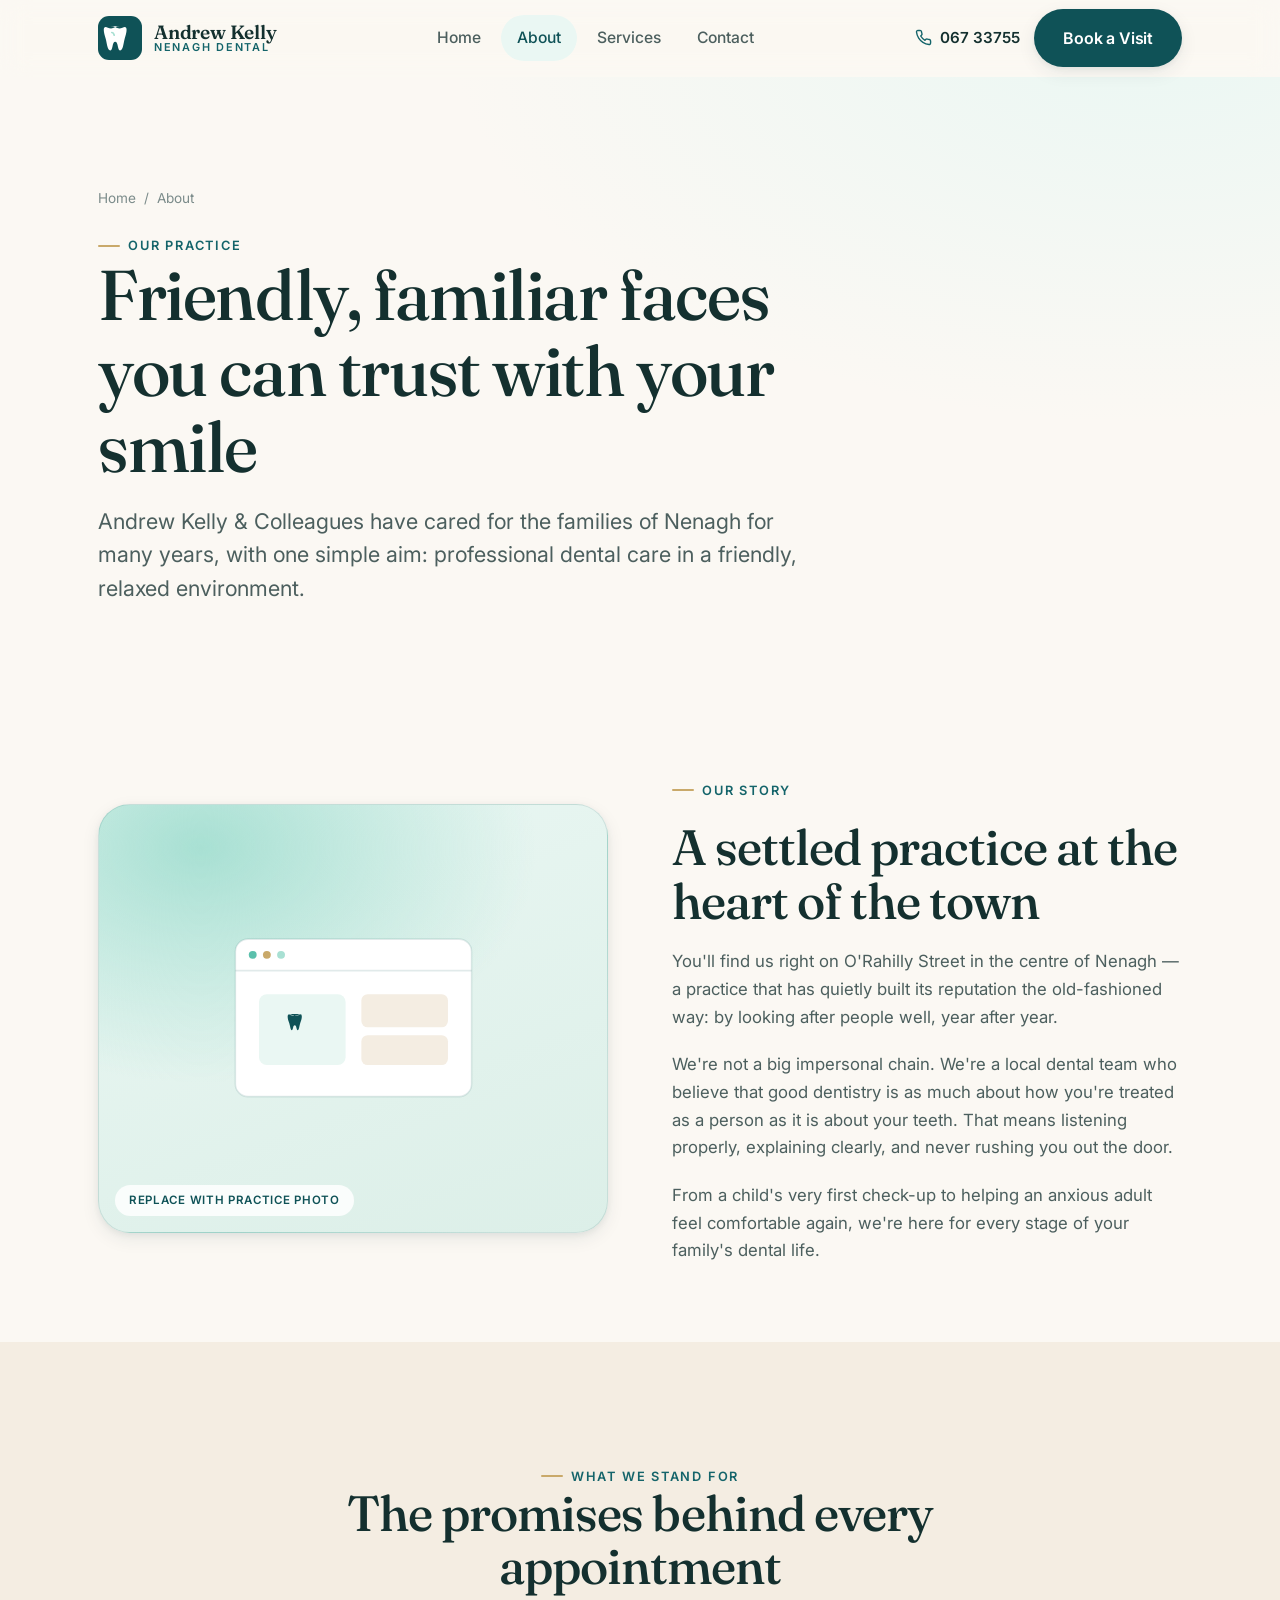
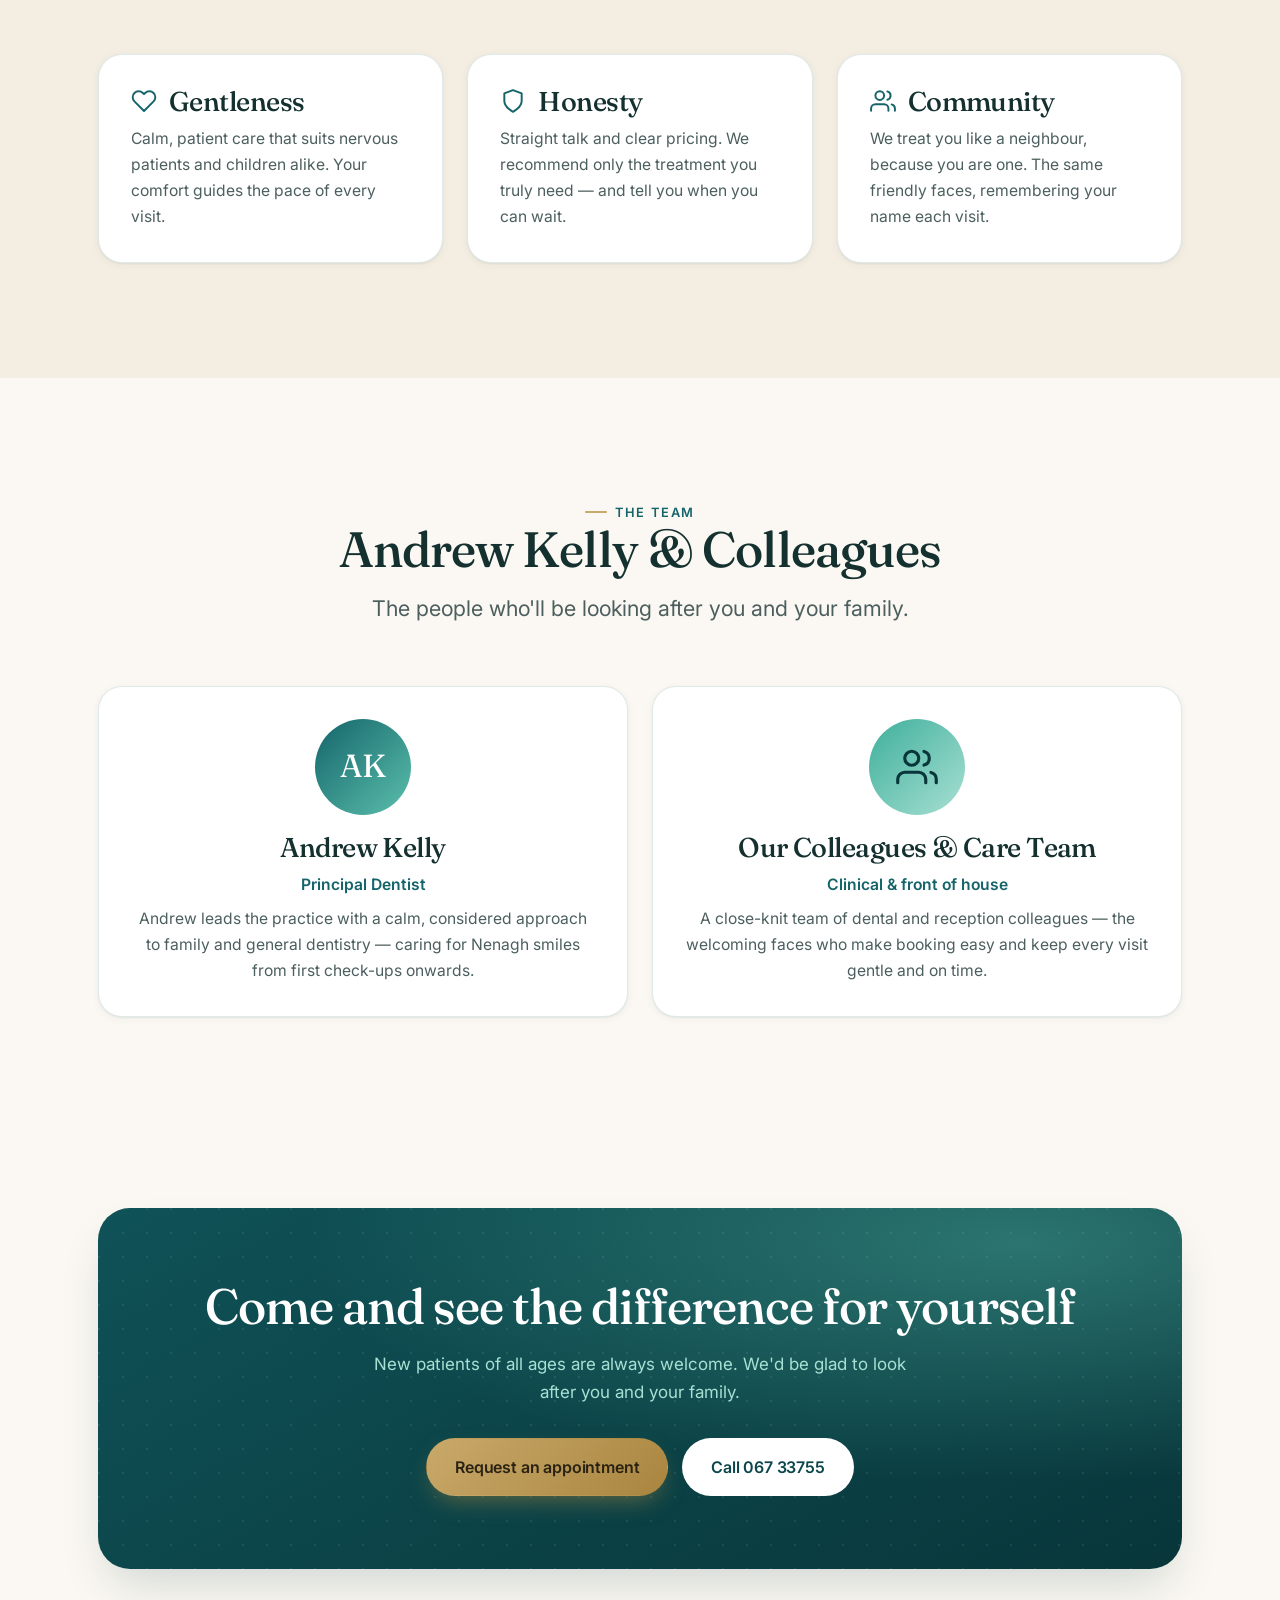
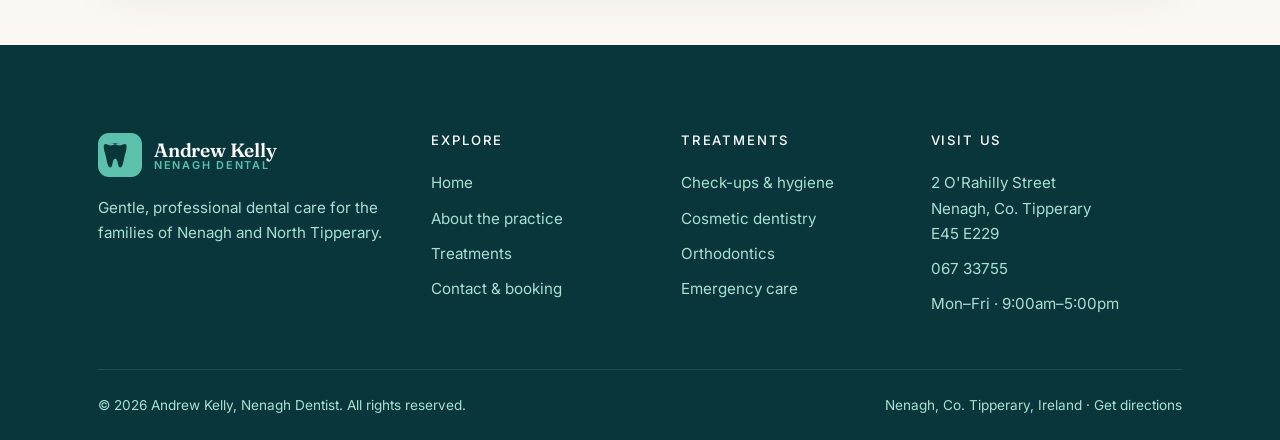
<file: about.html>
<!DOCTYPE html>
<html lang="en-IE">
<head>
  <meta charset="UTF-8" />
  <meta name="viewport" content="width=device-width, initial-scale=1.0" />
  <title>About Our Nenagh Dental Practice | Andrew Kelly, Nenagh Dentist</title>
  <meta name="description" content="Meet Andrew Kelly &amp; Colleagues — a friendly, established dental practice on O'Rahilly Street, Nenagh. Our promise: gentle, honest care in a relaxed environment for all the family." />
  <meta name="theme-color" content="#0f5257" />
  <link rel="canonical" href="https://andrew-nenagh-dentist.vercel.app/about.html" />
  <meta property="og:type" content="website" />
  <meta property="og:title" content="About Our Nenagh Dental Practice | Andrew Kelly" />
  <meta property="og:description" content="A friendly, established dental practice in the heart of Nenagh, Co. Tipperary." />
  <link rel="icon" href="assets/favicon.svg" type="image/svg+xml" />
  <link rel="preconnect" href="https://fonts.googleapis.com" />
  <link rel="preconnect" href="https://fonts.gstatic.com" crossorigin />
  <link href="https://fonts.googleapis.com/css2?family=Fraunces:ital,opsz,wght@0,9..144,400;0,9..144,500;0,9..144,600;1,9..144,400&family=Inter:wght@400;500;600;700&display=swap" rel="stylesheet" />
  <link rel="stylesheet" href="css/styles.css" />
</head>
<body>

  <header class="site-header">
    <div class="container nav">
      <a href="index.html" class="brand" aria-label="Andrew Kelly, Nenagh Dentist — home">
        <svg class="brand__mark" viewBox="0 0 64 64" aria-hidden="true"><rect width="64" height="64" rx="16" fill="#0f5257"/><path d="M32 15c-6 0-9 3-13 3-3.5 0-6-2-8-2-1.6 0-2.6 1.3-2.6 4 0 4 1.4 8 2.8 13 1 3.6 1.7 9 2.8 12.6.9 3 2 4.4 3.6 4.4 2 0 2.7-2.2 3.4-5.4.9-4.2 1.8-7 4-7s3.1 2.8 4 7c.7 3.2 1.4 5.4 3.4 5.4 1.6 0 2.7-1.4 3.6-4.4 1.1-3.6 1.8-9 2.8-12.6 1.4-5 2.8-9 2.8-13 0-2.7-1-4-2.6-4-2 0-4.5 2-8 2-4 0-7-3-13-3z" fill="#fff"/><path d="M20 24c1.6 0 3 1.6 3.6 4" fill="none" stroke="#a8e0d3" stroke-width="2.4" stroke-linecap="round"/></svg>
        <span class="brand__text"><span class="brand__name">Andrew Kelly</span><span class="brand__sub">Nenagh Dental</span></span>
      </a>
      <nav class="nav__links" aria-label="Primary" id="primary-nav">
        <a href="index.html">Home</a>
        <a href="about.html" class="active">About</a>
        <a href="services.html">Services</a>
        <a href="contact.html">Contact</a>
      </nav>
      <div class="nav__cta">
        <a href="tel:+3536733755" class="nav__phone"><svg viewBox="0 0 24 24" fill="none" stroke="currentColor" stroke-width="2" stroke-linecap="round" stroke-linejoin="round" aria-hidden="true"><path d="M22 16.92v3a2 2 0 0 1-2.18 2 19.79 19.79 0 0 1-8.63-3.07 19.5 19.5 0 0 1-6-6 19.79 19.79 0 0 1-3.07-8.67A2 2 0 0 1 4.11 2h3a2 2 0 0 1 2 1.72c.13.96.36 1.9.7 2.81a2 2 0 0 1-.45 2.11L8.09 9.91a16 16 0 0 0 6 6l1.27-1.27a2 2 0 0 1 2.11-.45c.9.34 1.85.57 2.81.7A2 2 0 0 1 22 16.92z"/></svg> 067 33755</a>
        <a href="contact.html" class="btn btn--primary">Book a Visit</a>
        <button class="nav__toggle" aria-label="Open menu" aria-expanded="false" aria-controls="primary-nav"><span></span></button>
      </div>
    </div>
  </header>

  <main>
    <!-- Page hero -->
    <section class="page-hero">
      <div class="container">
        <p class="breadcrumb reveal"><a href="index.html">Home</a> &nbsp;/&nbsp; About</p>
        <span class="eyebrow reveal">Our practice</span>
        <h1 class="reveal">Friendly, familiar faces you can trust with your smile</h1>
        <p class="lead reveal" data-delay="1">Andrew Kelly &amp; Colleagues have cared for the families of Nenagh for many years, with one simple aim: professional dental care in a friendly, relaxed environment.</p>
      </div>
    </section>

    <!-- Story split -->
    <section class="section section--tight">
      <div class="container split">
        <div class="split__media reveal" role="img" aria-label="Illustration of the practice on O'Rahilly Street">
          <svg class="illus" viewBox="0 0 400 340" fill="none" aria-hidden="true">
            <rect x="50" y="70" width="300" height="200" rx="16" fill="#ffffff" stroke="#0f5257" stroke-opacity="0.12" stroke-width="2"/>
            <path d="M50 110h300" stroke="#0f5257" stroke-opacity="0.12" stroke-width="2"/>
            <circle cx="72" cy="90" r="5" fill="#5bc0ac"/><circle cx="90" cy="90" r="5" fill="#c9a96a"/><circle cx="108" cy="90" r="5" fill="#a8e0d3"/>
            <rect x="80" y="140" width="110" height="90" rx="10" fill="#eaf7f3"/>
            <rect x="210" y="140" width="110" height="42" rx="8" fill="#f4ede2"/>
            <rect x="210" y="192" width="110" height="38" rx="8" fill="#f4ede2"/>
            <path d="M120 195c-6 0-9 3-13 3" stroke="#0f5257" stroke-width="0" />
            <path d="M135 165c-5 0-7.5 2.5-11 2.5-2.6 0-4.4-1.6-6-1.6-1 0-1.6.8-1.6 2.7 0 2.7 1.1 5.4 2 8 .6 2 1 4.6 1.6 6.6.5 1.6.9 2.4 1.6 2.4.9 0 1.2-1.2 1.6-2.7.5-2.1.9-3.4 2.2-3.4s1.7 1.3 2.2 3.4c.4 1.5.7 2.7 1.6 2.7.7 0 1.1-.8 1.6-2.4.6-2 1-4.6 1.6-6.6.9-2.6 2-5.3 2-8 0-1.9-.6-2.7-1.6-2.7-1.6 0-3.4 1.6-6 1.6-3.5 0-5.5-2.5-11-2.5z" fill="#0f5257"/>
          </svg>
          <span class="photo-tag">Replace with practice photo</span>
        </div>
        <div class="split__content prose reveal" data-delay="1">
          <span class="eyebrow">Our story</span>
          <h2>A settled practice at the heart of the town</h2>
          <p>You'll find us right on O'Rahilly Street in the centre of Nenagh — a practice that has quietly built its reputation the old-fashioned way: by looking after people well, year after year.</p>
          <p>We're not a big impersonal chain. We're a local dental team who believe that good dentistry is as much about how you're treated as a person as it is about your teeth. That means listening properly, explaining clearly, and never rushing you out the door.</p>
          <p>From a child's very first check-up to helping an anxious adult feel comfortable again, we're here for every stage of your family's dental life.</p>
        </div>
      </div>
    </section>

    <!-- Values -->
    <section class="section section--sand">
      <div class="container">
        <div class="section-head center reveal">
          <span class="eyebrow" style="justify-content:center;">What we stand for</span>
          <h2>The promises behind every appointment</h2>
        </div>
        <div class="values">
          <div class="value card reveal">
            <h3><svg viewBox="0 0 24 24" fill="none" stroke="currentColor" stroke-width="1.8" stroke-linecap="round" stroke-linejoin="round"><path d="M20.84 4.61a5.5 5.5 0 0 0-7.78 0L12 5.67l-1.06-1.06a5.5 5.5 0 1 0-7.78 7.78L12 21.23l8.84-8.84a5.5 5.5 0 0 0 0-7.78z"/></svg> Gentleness</h3>
            <p>Calm, patient care that suits nervous patients and children alike. Your comfort guides the pace of every visit.</p>
          </div>
          <div class="value card reveal" data-delay="1">
            <h3><svg viewBox="0 0 24 24" fill="none" stroke="currentColor" stroke-width="1.8" stroke-linecap="round" stroke-linejoin="round"><path d="M12 22s8-4 8-10V5l-8-3-8 3v7c0 6 8 10 8 10z"/></svg> Honesty</h3>
            <p>Straight talk and clear pricing. We recommend only the treatment you truly need — and tell you when you can wait.</p>
          </div>
          <div class="value card reveal" data-delay="2">
            <h3><svg viewBox="0 0 24 24" fill="none" stroke="currentColor" stroke-width="1.8" stroke-linecap="round" stroke-linejoin="round"><path d="M17 21v-2a4 4 0 0 0-4-4H5a4 4 0 0 0-4 4v2"/><circle cx="9" cy="7" r="4"/><path d="M23 21v-2a4 4 0 0 0-3-3.87M16 3.13a4 4 0 0 1 0 7.75"/></svg> Community</h3>
            <p>We treat you like a neighbour, because you are one. The same friendly faces, remembering your name each visit.</p>
          </div>
        </div>
      </div>
    </section>

    <!-- Team — add individual bios & photos when supplied by the practice -->
    <section class="section">
      <div class="container">
        <div class="section-head center reveal">
          <span class="eyebrow" style="justify-content:center;">The team</span>
          <h2>Andrew Kelly &amp; Colleagues</h2>
          <p class="lead">The people who'll be looking after you and your family.</p>
        </div>
        <div class="grid grid--2">
          <article class="card reveal" style="text-align:center;">
            <div style="width:96px;height:96px;border-radius:50%;margin:0 auto 18px;background:linear-gradient(135deg,var(--teal-600),var(--mint-400));display:grid;place-items:center;color:#fff;font-family:var(--font-display);font-size:2rem;">AK</div>
            <h3>Andrew Kelly</h3>
            <p style="color:var(--teal-600);font-weight:600;margin-bottom:8px;">Principal Dentist</p>
            <p>Andrew leads the practice with a calm, considered approach to family and general dentistry — caring for Nenagh smiles from first check-ups onwards.</p>
          </article>
          <article class="card reveal" data-delay="1" style="text-align:center;">
            <div style="width:96px;height:96px;border-radius:50%;margin:0 auto 18px;background:linear-gradient(135deg,var(--mint-500),var(--mint-200));display:grid;place-items:center;color:#08363a;font-family:var(--font-display);font-size:2rem;"><svg viewBox="0 0 24 24" fill="none" stroke="currentColor" stroke-width="1.8" stroke-linecap="round" stroke-linejoin="round" style="width:42px;height:42px;"><path d="M17 21v-2a4 4 0 0 0-4-4H5a4 4 0 0 0-4 4v2"/><circle cx="9" cy="7" r="4"/><path d="M23 21v-2a4 4 0 0 0-3-3.87M16 3.13a4 4 0 0 1 0 7.75"/></svg></div>
            <h3>Our Colleagues &amp; Care Team</h3>
            <p style="color:var(--teal-600);font-weight:600;margin-bottom:8px;">Clinical &amp; front of house</p>
            <p>A close-knit team of dental and reception colleagues — the welcoming faces who make booking easy and keep every visit gentle and on time.</p>
          </article>
        </div>
      </div>
    </section>

    <!-- CTA -->
    <section class="section section--tight">
      <div class="container">
        <div class="cta-band reveal">
          <h2>Come and see the difference for yourself</h2>
          <p>New patients of all ages are always welcome. We'd be glad to look after you and your family.</p>
          <div class="hero__actions">
            <a href="contact.html" class="btn btn--gold">Request an appointment</a>
            <a href="tel:+3536733755" class="btn btn--light">Call 067 33755</a>
          </div>
        </div>
      </div>
    </section>
  </main>

  <footer class="site-footer">
    <div class="container">
      <div class="footer__grid">
        <div class="footer__brand">
          <a href="index.html" class="brand" aria-label="Andrew Kelly, Nenagh Dentist — home">
            <svg class="brand__mark" viewBox="0 0 64 64" aria-hidden="true"><rect width="64" height="64" rx="16" fill="#5bc0ac"/><path d="M32 15c-6 0-9 3-13 3-3.5 0-6-2-8-2-1.6 0-2.6 1.3-2.6 4 0 4 1.4 8 2.8 13 1 3.6 1.7 9 2.8 12.6.9 3 2 4.4 3.6 4.4 2 0 2.7-2.2 3.4-5.4.9-4.2 1.8-7 4-7s3.1 2.8 4 7c.7 3.2 1.4 5.4 3.4 5.4 1.6 0 2.7-1.4 3.6-4.4 1.1-3.6 1.8-9 2.8-12.6 1.4-5 2.8-9 2.8-13 0-2.7-1-4-2.6-4-2 0-4.5 2-8 2-4 0-7-3-13-3z" fill="#08363a"/></svg>
            <span class="brand__text"><span class="brand__name">Andrew Kelly</span><span class="brand__sub">Nenagh Dental</span></span>
          </a>
          <p>Gentle, professional dental care for the families of Nenagh and North Tipperary.</p>
        </div>
        <div class="footer__col">
          <h4>Explore</h4>
          <a href="index.html">Home</a><a href="about.html">About the practice</a><a href="services.html">Treatments</a><a href="contact.html">Contact &amp; booking</a>
        </div>
        <div class="footer__col">
          <h4>Treatments</h4>
          <a href="services.html#checkups">Check-ups &amp; hygiene</a><a href="services.html#cosmetic">Cosmetic dentistry</a><a href="services.html#orthodontics">Orthodontics</a><a href="services.html#emergency">Emergency care</a>
        </div>
        <div class="footer__col">
          <h4>Visit us</h4>
          <p>2 O'Rahilly Street<br />Nenagh, Co. Tipperary<br />E45 E229</p>
          <a href="tel:+3536733755">067 33755</a>
          <p>Mon–Fri · 9:00am–5:00pm</p>
        </div>
      </div>
      <div class="footer__bottom">
        <span>© <span id="year">2026</span> Andrew Kelly, Nenagh Dentist. All rights reserved.</span>
        <span>Nenagh, Co. Tipperary, Ireland · <a href="contact.html">Get directions</a></span>
      </div>
    </div>
  </footer>

  <script src="js/main.js" defer></script>
</body>
</html>
</file>
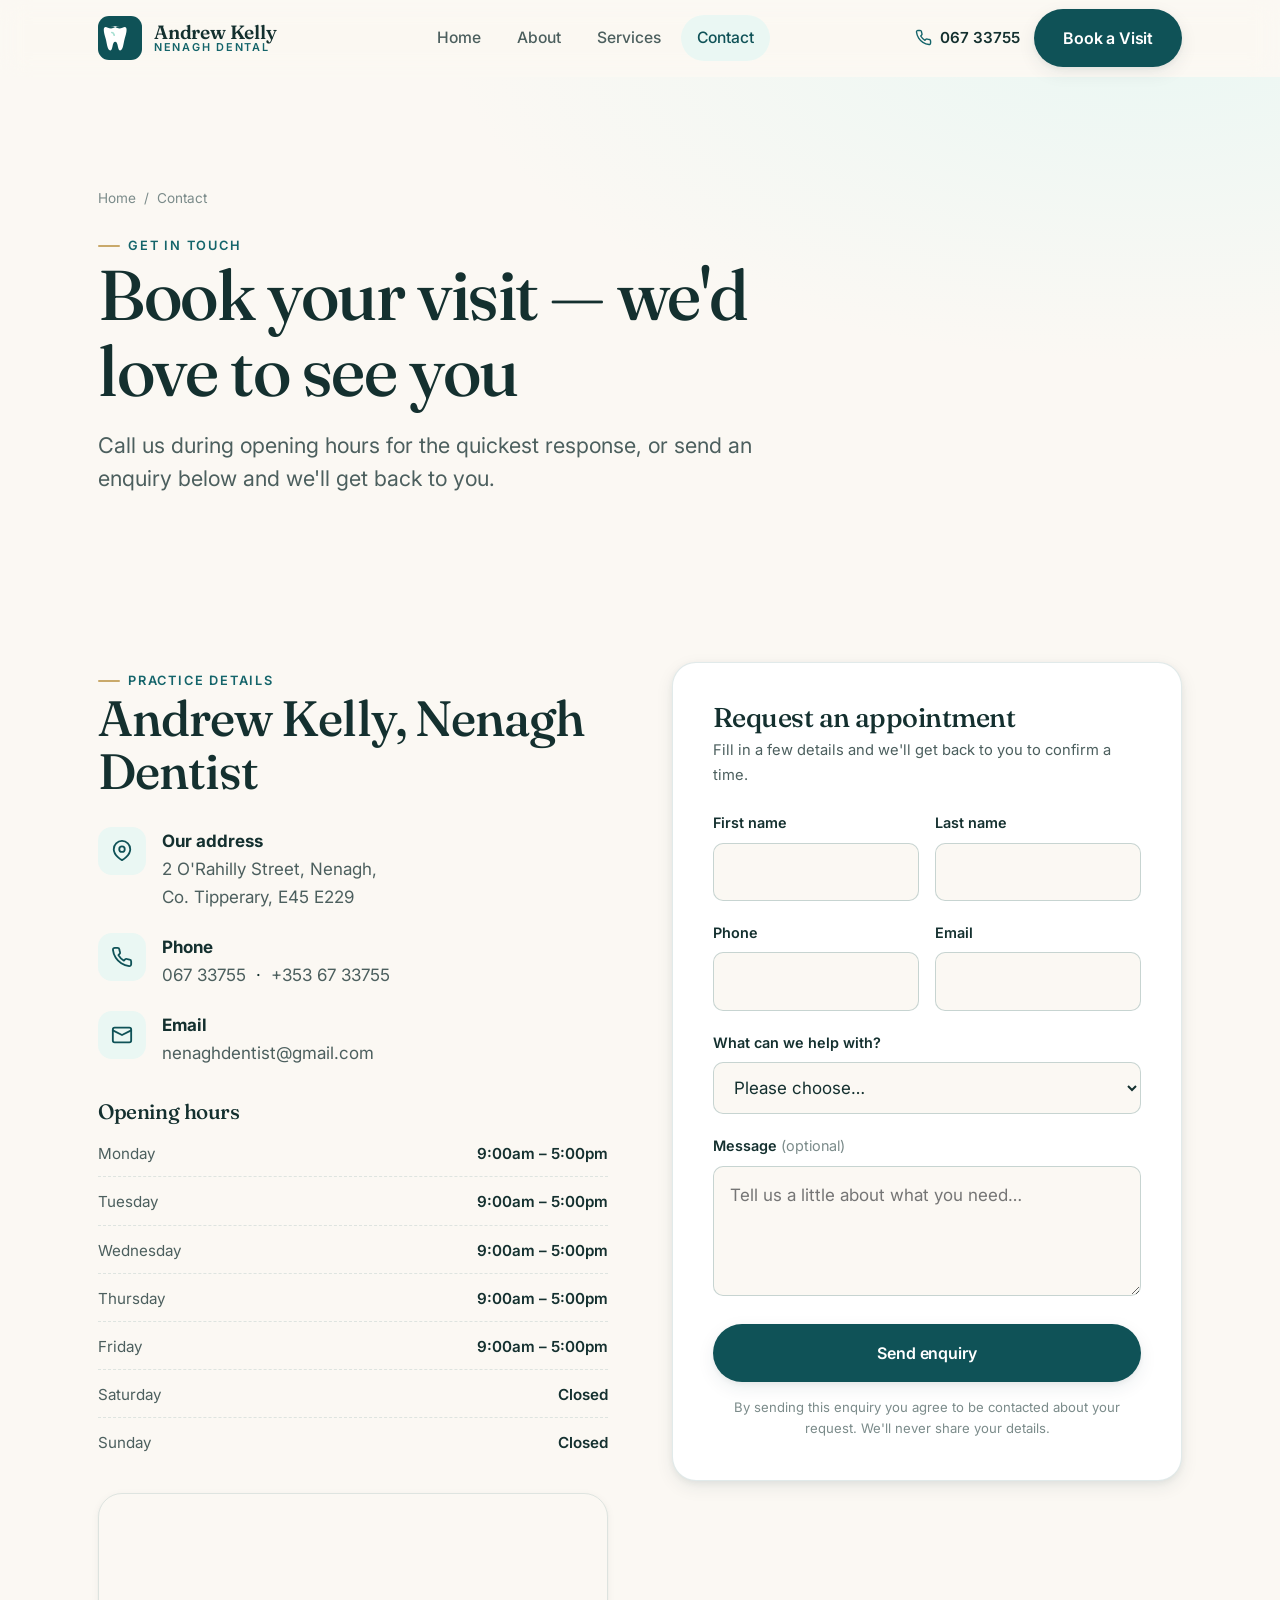
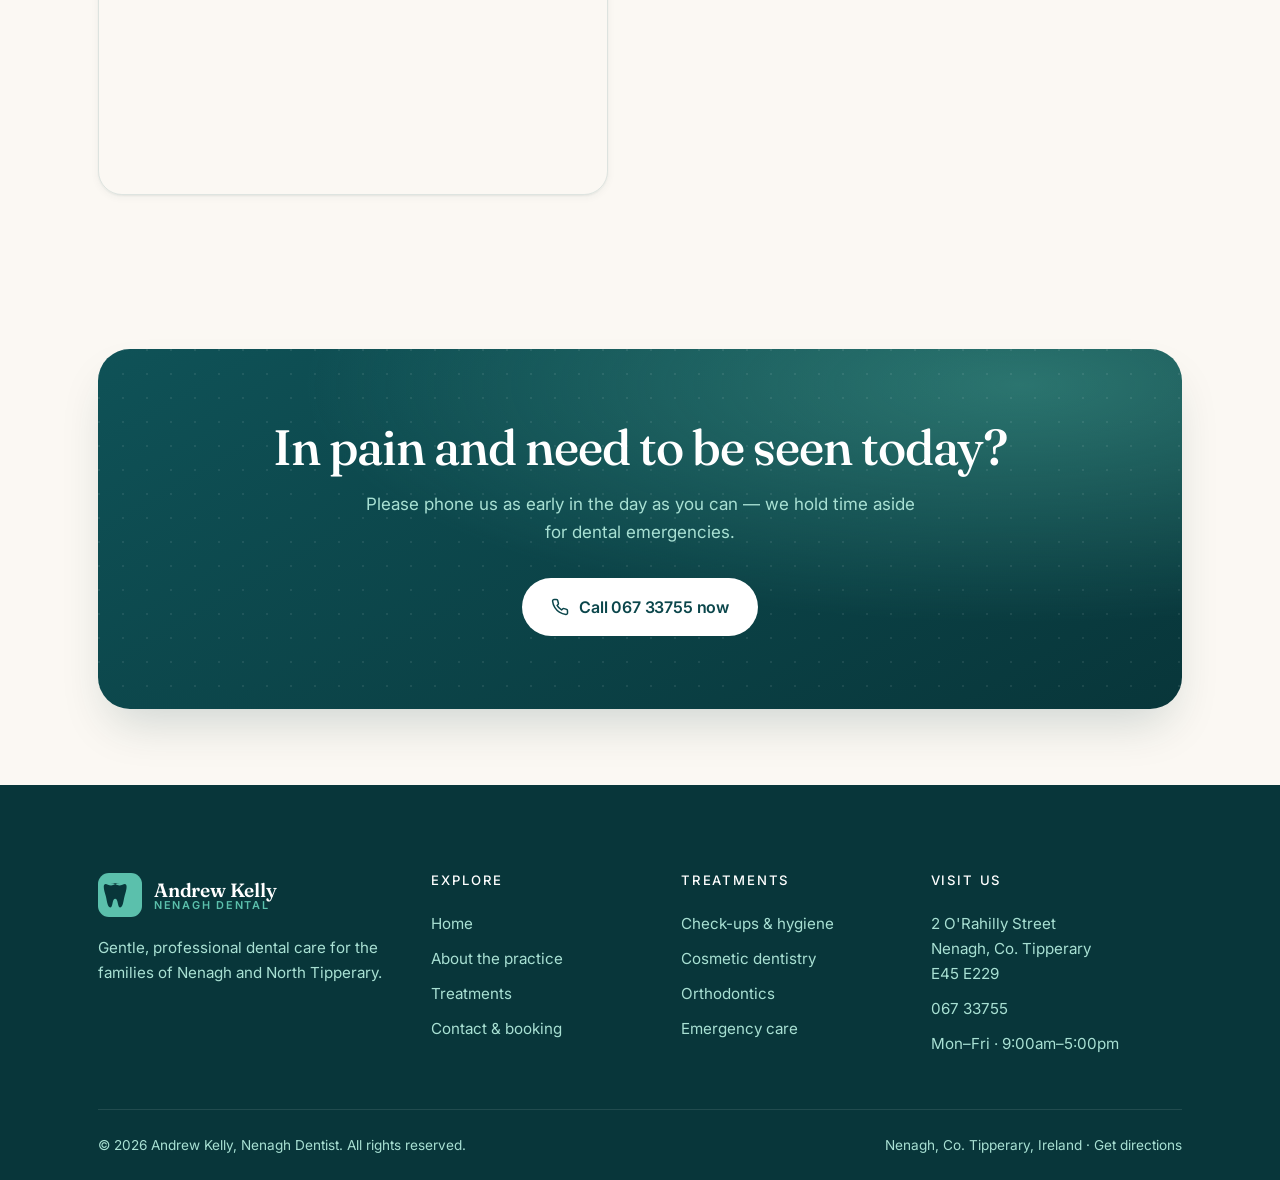
<file: contact.html>
<!DOCTYPE html>
<html lang="en-IE">
<head>
  <meta charset="UTF-8" />
  <meta name="viewport" content="width=device-width, initial-scale=1.0" />
  <title>Contact &amp; Book an Appointment | Andrew Kelly, Nenagh Dentist</title>
  <meta name="description" content="Book your dental appointment in Nenagh. Call +353 67 33755 or send an enquiry online. Andrew Kelly, Nenagh Dentist — 2 O'Rahilly Street, Nenagh, Co. Tipperary. Open Mon–Fri 9am–5pm." />
  <meta name="theme-color" content="#0f5257" />
  <link rel="canonical" href="https://andrew-nenagh-dentist.vercel.app/contact.html" />
  <meta property="og:type" content="website" />
  <meta property="og:title" content="Contact &amp; Book | Andrew Kelly, Nenagh Dentist" />
  <meta property="og:description" content="Book your dental appointment in Nenagh, Co. Tipperary. New patients welcome." />
  <link rel="icon" href="assets/favicon.svg" type="image/svg+xml" />
  <link rel="preconnect" href="https://fonts.googleapis.com" />
  <link rel="preconnect" href="https://fonts.gstatic.com" crossorigin />
  <link href="https://fonts.googleapis.com/css2?family=Fraunces:ital,opsz,wght@0,9..144,400;0,9..144,500;0,9..144,600;1,9..144,400&family=Inter:wght@400;500;600;700&display=swap" rel="stylesheet" />
  <link rel="stylesheet" href="css/styles.css" />
</head>
<body>

  <header class="site-header">
    <div class="container nav">
      <a href="index.html" class="brand" aria-label="Andrew Kelly, Nenagh Dentist — home">
        <svg class="brand__mark" viewBox="0 0 64 64" aria-hidden="true"><rect width="64" height="64" rx="16" fill="#0f5257"/><path d="M32 15c-6 0-9 3-13 3-3.5 0-6-2-8-2-1.6 0-2.6 1.3-2.6 4 0 4 1.4 8 2.8 13 1 3.6 1.7 9 2.8 12.6.9 3 2 4.4 3.6 4.4 2 0 2.7-2.2 3.4-5.4.9-4.2 1.8-7 4-7s3.1 2.8 4 7c.7 3.2 1.4 5.4 3.4 5.4 1.6 0 2.7-1.4 3.6-4.4 1.1-3.6 1.8-9 2.8-12.6 1.4-5 2.8-9 2.8-13 0-2.7-1-4-2.6-4-2 0-4.5 2-8 2-4 0-7-3-13-3z" fill="#fff"/><path d="M20 24c1.6 0 3 1.6 3.6 4" fill="none" stroke="#a8e0d3" stroke-width="2.4" stroke-linecap="round"/></svg>
        <span class="brand__text"><span class="brand__name">Andrew Kelly</span><span class="brand__sub">Nenagh Dental</span></span>
      </a>
      <nav class="nav__links" aria-label="Primary" id="primary-nav">
        <a href="index.html">Home</a>
        <a href="about.html">About</a>
        <a href="services.html">Services</a>
        <a href="contact.html" class="active">Contact</a>
      </nav>
      <div class="nav__cta">
        <a href="tel:+3536733755" class="nav__phone"><svg viewBox="0 0 24 24" fill="none" stroke="currentColor" stroke-width="2" stroke-linecap="round" stroke-linejoin="round" aria-hidden="true"><path d="M22 16.92v3a2 2 0 0 1-2.18 2 19.79 19.79 0 0 1-8.63-3.07 19.5 19.5 0 0 1-6-6 19.79 19.79 0 0 1-3.07-8.67A2 2 0 0 1 4.11 2h3a2 2 0 0 1 2 1.72c.13.96.36 1.9.7 2.81a2 2 0 0 1-.45 2.11L8.09 9.91a16 16 0 0 0 6 6l1.27-1.27a2 2 0 0 1 2.11-.45c.9.34 1.85.57 2.81.7A2 2 0 0 1 22 16.92z"/></svg> 067 33755</a>
        <a href="contact.html" class="btn btn--primary">Book a Visit</a>
        <button class="nav__toggle" aria-label="Open menu" aria-expanded="false" aria-controls="primary-nav"><span></span></button>
      </div>
    </div>
  </header>

  <main>
    <section class="page-hero">
      <div class="container">
        <p class="breadcrumb reveal"><a href="index.html">Home</a> &nbsp;/&nbsp; Contact</p>
        <span class="eyebrow reveal">Get in touch</span>
        <h1 class="reveal">Book your visit — we'd love to see you</h1>
        <p class="lead reveal" data-delay="1">Call us during opening hours for the quickest response, or send an enquiry below and we'll get back to you.</p>
      </div>
    </section>

    <section class="section section--tight">
      <div class="container contact-grid">

        <!-- Details column -->
        <div class="reveal">
          <span class="eyebrow">Practice details</span>
          <h2>Andrew Kelly, Nenagh Dentist</h2>
          <div class="info-list">
            <div class="info-item">
              <div class="info-item__icon"><svg viewBox="0 0 24 24" fill="none" stroke="currentColor" stroke-width="2" stroke-linecap="round" stroke-linejoin="round"><path d="M21 10c0 7-9 12-9 12s-9-5-9-12a9 9 0 0 1 18 0z"/><circle cx="12" cy="10" r="3"/></svg></div>
              <div><b>Our address</b><span>2 O'Rahilly Street, Nenagh,<br />Co. Tipperary, E45 E229</span></div>
            </div>
            <div class="info-item">
              <div class="info-item__icon"><svg viewBox="0 0 24 24" fill="none" stroke="currentColor" stroke-width="2" stroke-linecap="round" stroke-linejoin="round"><path d="M22 16.92v3a2 2 0 0 1-2.18 2 19.79 19.79 0 0 1-8.63-3.07 19.5 19.5 0 0 1-6-6 19.79 19.79 0 0 1-3.07-8.67A2 2 0 0 1 4.11 2h3a2 2 0 0 1 2 1.72c.13.96.36 1.9.7 2.81a2 2 0 0 1-.45 2.11L8.09 9.91a16 16 0 0 0 6 6l1.27-1.27a2 2 0 0 1 2.11-.45c.9.34 1.85.57 2.81.7A2 2 0 0 1 22 16.92z"/></svg></div>
              <div><b>Phone</b><a href="tel:+3536733755">067 33755</a> &nbsp;·&nbsp; <span>+353 67 33755</span></div>
            </div>
            <div class="info-item">
              <div class="info-item__icon"><svg viewBox="0 0 24 24" fill="none" stroke="currentColor" stroke-width="2" stroke-linecap="round" stroke-linejoin="round"><rect x="2" y="4" width="20" height="16" rx="2"/><path d="m22 7-10 5L2 7"/></svg></div>
              <div><b>Email</b><a href="mailto:nenaghdentist@gmail.com">nenaghdentist@gmail.com</a></div>
            </div>
          </div>

          <h4 style="margin-top:34px;font-family:var(--font-display);font-weight:500;font-size:1.3rem;">Opening hours</h4>
          <div class="hours">
            <div><span>Monday</span><span>9:00am – 5:00pm</span></div>
            <div><span>Tuesday</span><span>9:00am – 5:00pm</span></div>
            <div><span>Wednesday</span><span>9:00am – 5:00pm</span></div>
            <div><span>Thursday</span><span>9:00am – 5:00pm</span></div>
            <div><span>Friday</span><span>9:00am – 5:00pm</span></div>
            <div><span>Saturday</span><span class="closed">Closed</span></div>
            <div><span>Sunday</span><span class="closed">Closed</span></div>
          </div>

          <div class="map">
            <iframe
              title="Map showing Andrew Kelly, Nenagh Dentist on O'Rahilly Street, Nenagh"
              src="https://www.google.com/maps?q=2+O'Rahilly+Street,+Nenagh,+Co.+Tipperary,+Ireland&output=embed"
              loading="lazy" referrerpolicy="no-referrer-when-downgrade"></iframe>
          </div>
        </div>

        <!-- Form column -->
        <div class="reveal" data-delay="1">
          <form class="form" id="enquiry-form" novalidate>
            <div class="form__ok" role="status">Thanks — your enquiry has been noted. (Demo only: connect a form service to receive these — see README.) We'll be in touch soon.</div>
            <h3 style="margin-bottom:6px;">Request an appointment</h3>
            <p style="font-size:0.92rem;margin-bottom:24px;">Fill in a few details and we'll get back to you to confirm a time.</p>
            <div class="field-row">
              <div class="field">
                <label for="fname">First name</label>
                <input type="text" id="fname" name="fname" autocomplete="given-name" required />
              </div>
              <div class="field">
                <label for="lname">Last name</label>
                <input type="text" id="lname" name="lname" autocomplete="family-name" required />
              </div>
            </div>
            <div class="field-row">
              <div class="field">
                <label for="phone">Phone</label>
                <input type="tel" id="phone" name="phone" autocomplete="tel" required />
              </div>
              <div class="field">
                <label for="email">Email</label>
                <input type="email" id="email" name="email" autocomplete="email" />
              </div>
            </div>
            <div class="field">
              <label for="reason">What can we help with?</label>
              <select id="reason" name="reason">
                <option value="">Please choose…</option>
                <option>New patient check-up</option>
                <option>Routine check-up &amp; hygiene</option>
                <option>Cosmetic / whitening</option>
                <option>Orthodontics / braces</option>
                <option>Emergency / in pain</option>
                <option>Something else</option>
              </select>
            </div>
            <div class="field">
              <label for="message">Message <span style="font-weight:400;color:var(--ink-mute);">(optional)</span></label>
              <textarea id="message" name="message" placeholder="Tell us a little about what you need…"></textarea>
            </div>
            <button type="submit" class="btn btn--primary btn--block">Send enquiry</button>
            <p class="form__note">By sending this enquiry you agree to be contacted about your request. We'll never share your details.</p>
          </form>
        </div>
      </div>
    </section>

    <section class="section section--tight">
      <div class="container">
        <div class="cta-band reveal">
          <h2>In pain and need to be seen today?</h2>
          <p>Please phone us as early in the day as you can — we hold time aside for dental emergencies.</p>
          <div class="hero__actions">
            <a href="tel:+3536733755" class="btn btn--light">
              <svg viewBox="0 0 24 24" fill="none" stroke="currentColor" stroke-width="2" stroke-linecap="round" stroke-linejoin="round" aria-hidden="true"><path d="M22 16.92v3a2 2 0 0 1-2.18 2 19.79 19.79 0 0 1-8.63-3.07 19.5 19.5 0 0 1-6-6 19.79 19.79 0 0 1-3.07-8.67A2 2 0 0 1 4.11 2h3a2 2 0 0 1 2 1.72c.13.96.36 1.9.7 2.81a2 2 0 0 1-.45 2.11L8.09 9.91a16 16 0 0 0 6 6l1.27-1.27a2 2 0 0 1 2.11-.45c.9.34 1.85.57 2.81.7A2 2 0 0 1 22 16.92z"/></svg>
              Call 067 33755 now
            </a>
          </div>
        </div>
      </div>
    </section>
  </main>

  <footer class="site-footer">
    <div class="container">
      <div class="footer__grid">
        <div class="footer__brand">
          <a href="index.html" class="brand" aria-label="Andrew Kelly, Nenagh Dentist — home">
            <svg class="brand__mark" viewBox="0 0 64 64" aria-hidden="true"><rect width="64" height="64" rx="16" fill="#5bc0ac"/><path d="M32 15c-6 0-9 3-13 3-3.5 0-6-2-8-2-1.6 0-2.6 1.3-2.6 4 0 4 1.4 8 2.8 13 1 3.6 1.7 9 2.8 12.6.9 3 2 4.4 3.6 4.4 2 0 2.7-2.2 3.4-5.4.9-4.2 1.8-7 4-7s3.1 2.8 4 7c.7 3.2 1.4 5.4 3.4 5.4 1.6 0 2.7-1.4 3.6-4.4 1.1-3.6 1.8-9 2.8-12.6 1.4-5 2.8-9 2.8-13 0-2.7-1-4-2.6-4-2 0-4.5 2-8 2-4 0-7-3-13-3z" fill="#08363a"/></svg>
            <span class="brand__text"><span class="brand__name">Andrew Kelly</span><span class="brand__sub">Nenagh Dental</span></span>
          </a>
          <p>Gentle, professional dental care for the families of Nenagh and North Tipperary.</p>
        </div>
        <div class="footer__col">
          <h4>Explore</h4>
          <a href="index.html">Home</a><a href="about.html">About the practice</a><a href="services.html">Treatments</a><a href="contact.html">Contact &amp; booking</a>
        </div>
        <div class="footer__col">
          <h4>Treatments</h4>
          <a href="services.html#checkups">Check-ups &amp; hygiene</a><a href="services.html#cosmetic">Cosmetic dentistry</a><a href="services.html#orthodontics">Orthodontics</a><a href="services.html#emergency">Emergency care</a>
        </div>
        <div class="footer__col">
          <h4>Visit us</h4>
          <p>2 O'Rahilly Street<br />Nenagh, Co. Tipperary<br />E45 E229</p>
          <a href="tel:+3536733755">067 33755</a>
          <p>Mon–Fri · 9:00am–5:00pm</p>
        </div>
      </div>
      <div class="footer__bottom">
        <span>© <span id="year">2026</span> Andrew Kelly, Nenagh Dentist. All rights reserved.</span>
        <span>Nenagh, Co. Tipperary, Ireland · <a href="contact.html">Get directions</a></span>
      </div>
    </div>
  </footer>

  <script src="js/main.js" defer></script>
</body>
</html>
</file>
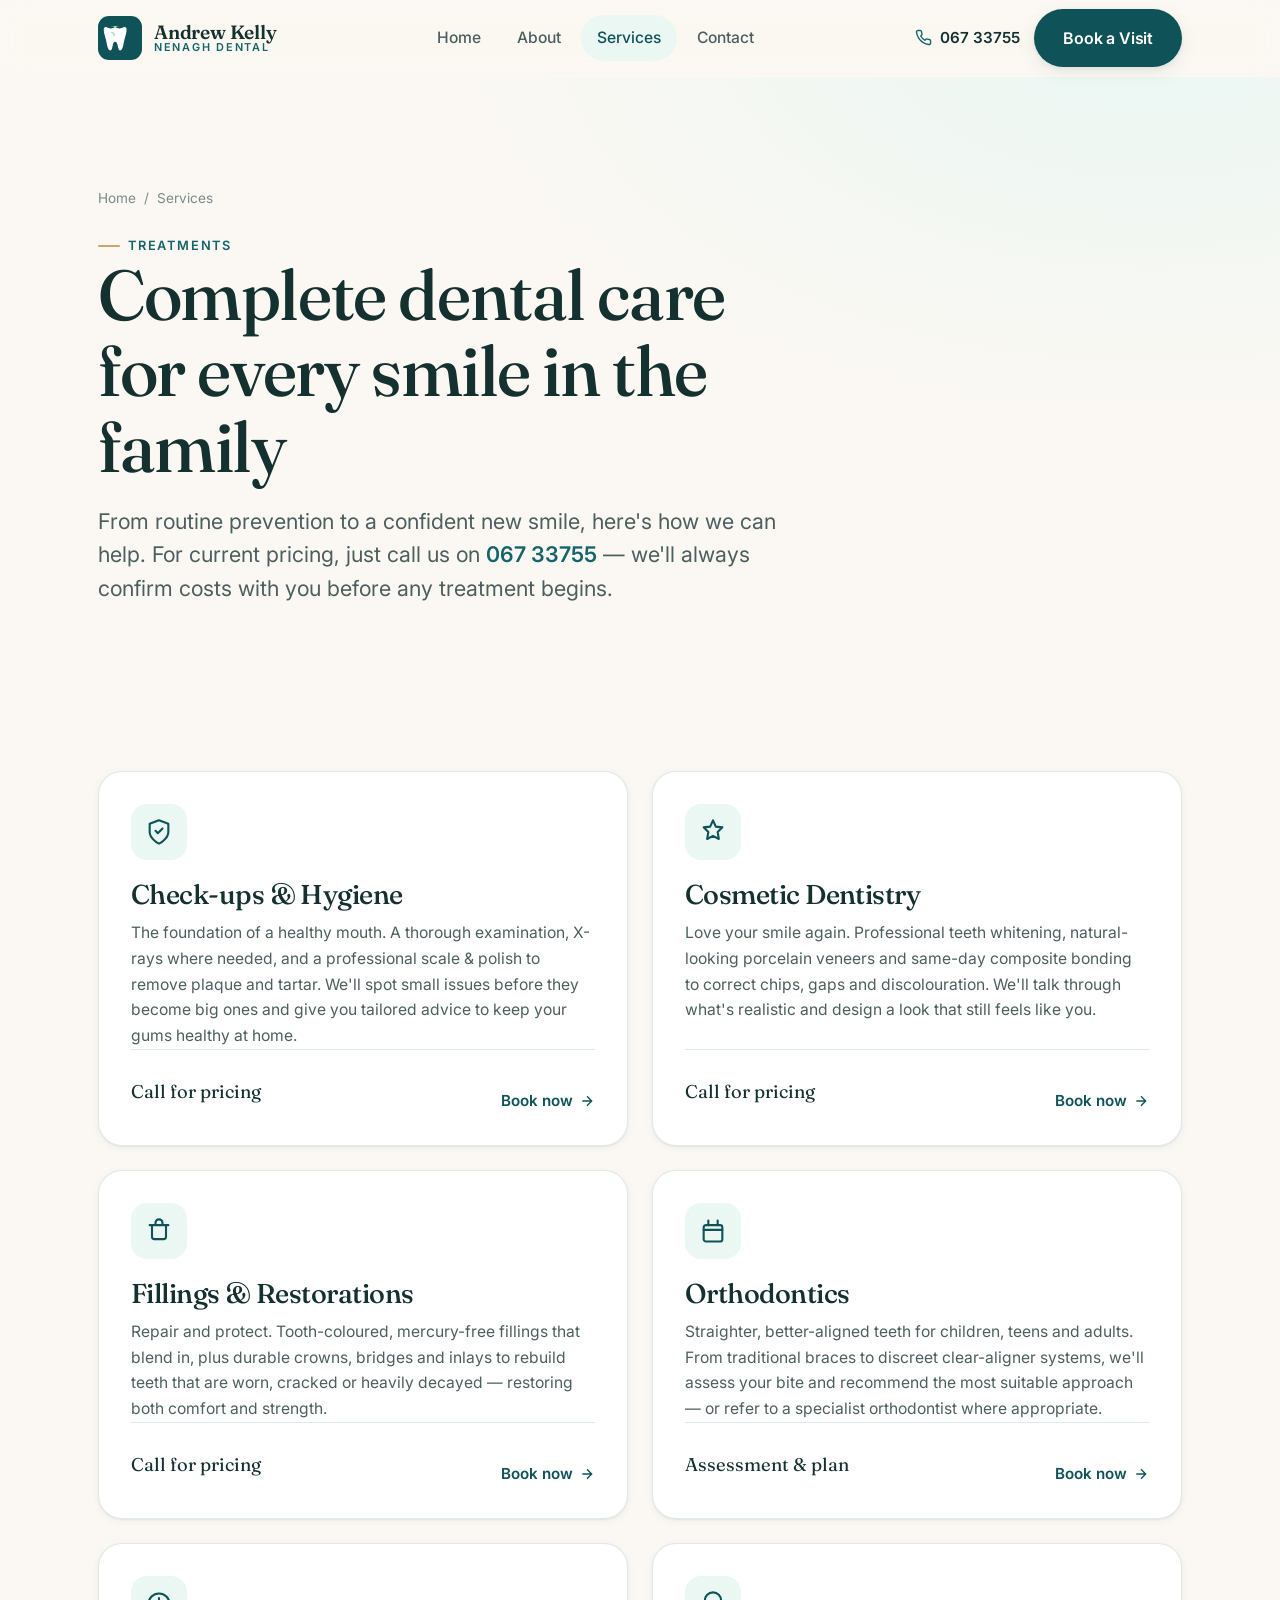
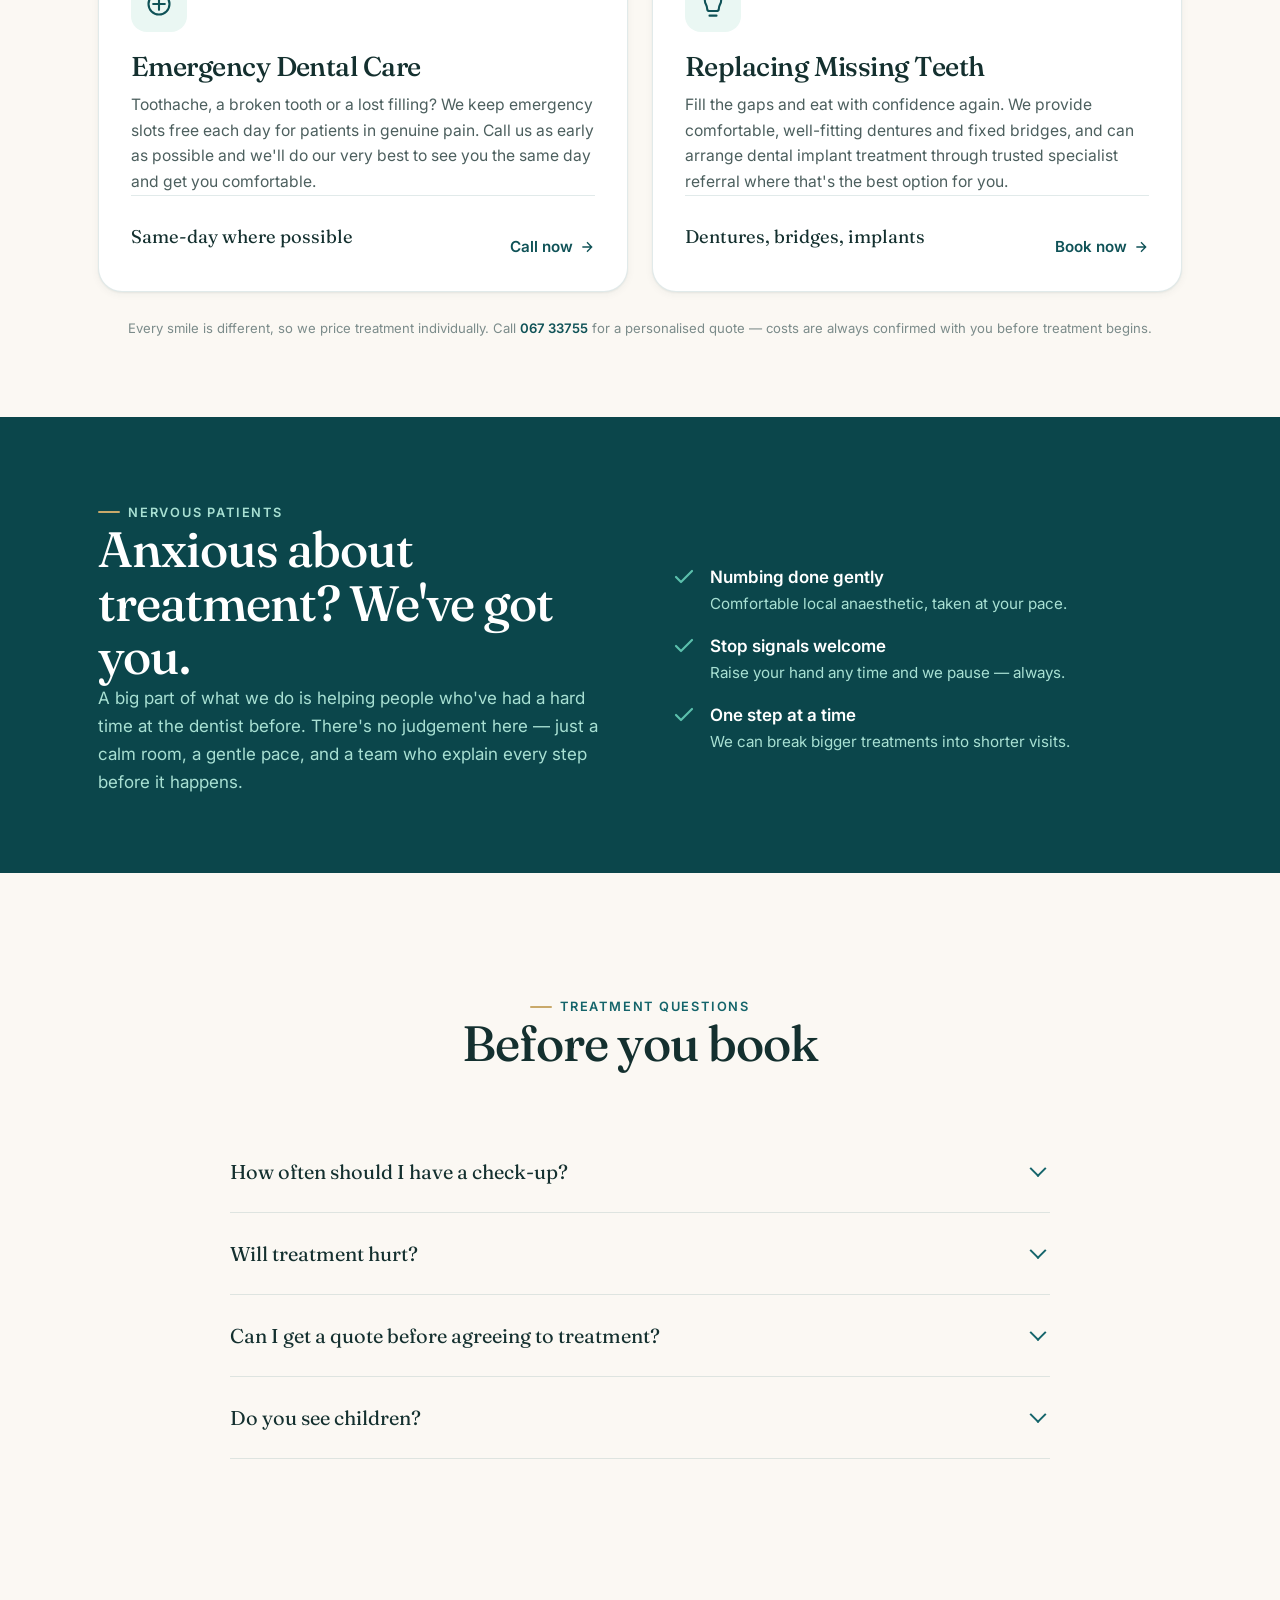
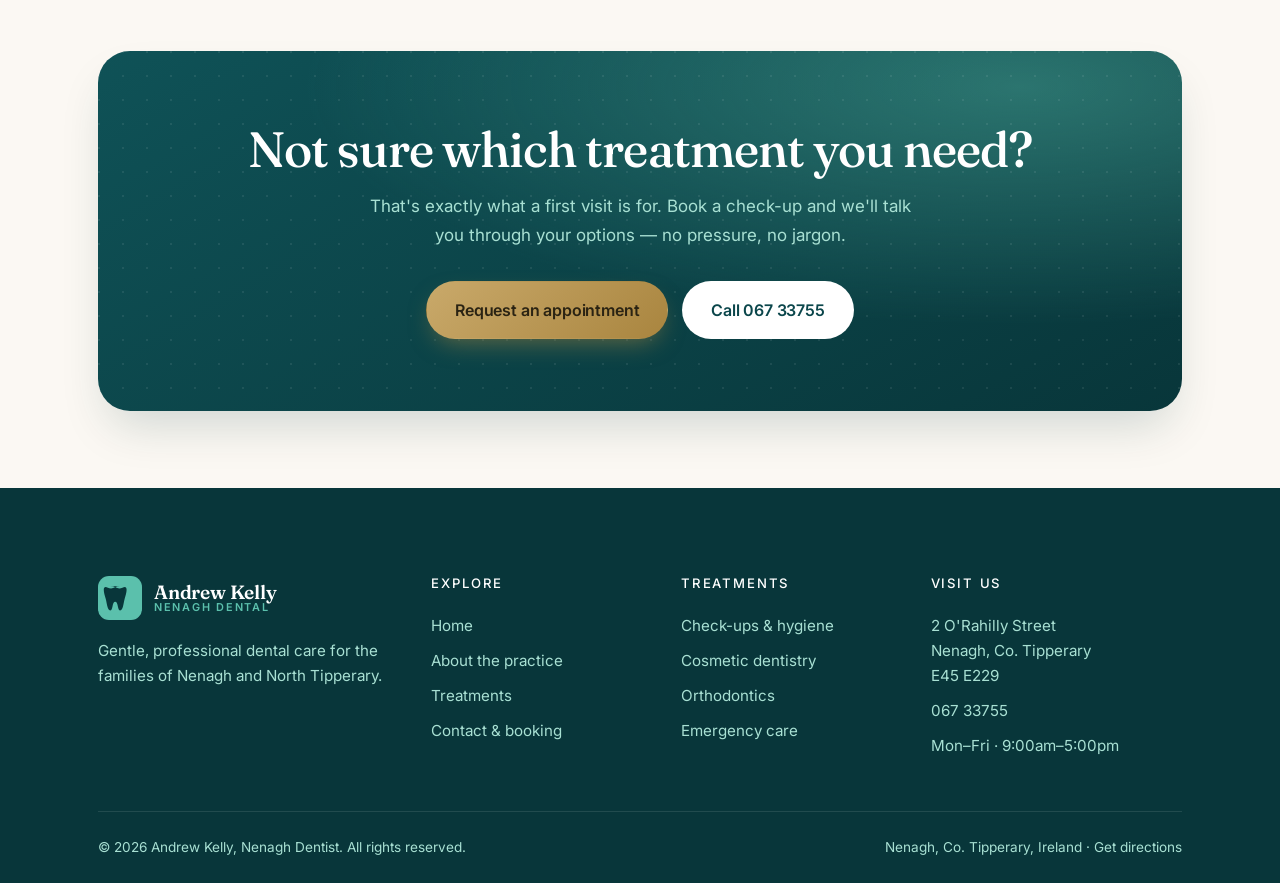
<file: services.html>
<!DOCTYPE html>
<html lang="en-IE">
<head>
  <meta charset="UTF-8" />
  <meta name="viewport" content="width=device-width, initial-scale=1.0" />
  <title>Dental Treatments in Nenagh | Check-ups, Cosmetic &amp; Orthodontics — Andrew Kelly</title>
  <meta name="description" content="Explore our full range of dental treatments in Nenagh: check-ups &amp; hygiene, cosmetic dentistry, fillings &amp; crowns, orthodontics, emergency care and solutions for missing teeth. Call +353 67 33755." />
  <meta name="theme-color" content="#0f5257" />
  <link rel="canonical" href="https://andrew-nenagh-dentist.vercel.app/services.html" />
  <meta property="og:type" content="website" />
  <meta property="og:title" content="Dental Treatments in Nenagh | Andrew Kelly, Nenagh Dentist" />
  <meta property="og:description" content="Family, cosmetic and orthodontic dental treatments in Nenagh, Co. Tipperary." />
  <link rel="icon" href="assets/favicon.svg" type="image/svg+xml" />
  <link rel="preconnect" href="https://fonts.googleapis.com" />
  <link rel="preconnect" href="https://fonts.gstatic.com" crossorigin />
  <link href="https://fonts.googleapis.com/css2?family=Fraunces:ital,opsz,wght@0,9..144,400;0,9..144,500;0,9..144,600;1,9..144,400&family=Inter:wght@400;500;600;700&display=swap" rel="stylesheet" />
  <link rel="stylesheet" href="css/styles.css" />
</head>
<body>

  <header class="site-header">
    <div class="container nav">
      <a href="index.html" class="brand" aria-label="Andrew Kelly, Nenagh Dentist — home">
        <svg class="brand__mark" viewBox="0 0 64 64" aria-hidden="true"><rect width="64" height="64" rx="16" fill="#0f5257"/><path d="M32 15c-6 0-9 3-13 3-3.5 0-6-2-8-2-1.6 0-2.6 1.3-2.6 4 0 4 1.4 8 2.8 13 1 3.6 1.7 9 2.8 12.6.9 3 2 4.4 3.6 4.4 2 0 2.7-2.2 3.4-5.4.9-4.2 1.8-7 4-7s3.1 2.8 4 7c.7 3.2 1.4 5.4 3.4 5.4 1.6 0 2.7-1.4 3.6-4.4 1.1-3.6 1.8-9 2.8-12.6 1.4-5 2.8-9 2.8-13 0-2.7-1-4-2.6-4-2 0-4.5 2-8 2-4 0-7-3-13-3z" fill="#fff"/><path d="M20 24c1.6 0 3 1.6 3.6 4" fill="none" stroke="#a8e0d3" stroke-width="2.4" stroke-linecap="round"/></svg>
        <span class="brand__text"><span class="brand__name">Andrew Kelly</span><span class="brand__sub">Nenagh Dental</span></span>
      </a>
      <nav class="nav__links" aria-label="Primary" id="primary-nav">
        <a href="index.html">Home</a>
        <a href="about.html">About</a>
        <a href="services.html" class="active">Services</a>
        <a href="contact.html">Contact</a>
      </nav>
      <div class="nav__cta">
        <a href="tel:+3536733755" class="nav__phone"><svg viewBox="0 0 24 24" fill="none" stroke="currentColor" stroke-width="2" stroke-linecap="round" stroke-linejoin="round" aria-hidden="true"><path d="M22 16.92v3a2 2 0 0 1-2.18 2 19.79 19.79 0 0 1-8.63-3.07 19.5 19.5 0 0 1-6-6 19.79 19.79 0 0 1-3.07-8.67A2 2 0 0 1 4.11 2h3a2 2 0 0 1 2 1.72c.13.96.36 1.9.7 2.81a2 2 0 0 1-.45 2.11L8.09 9.91a16 16 0 0 0 6 6l1.27-1.27a2 2 0 0 1 2.11-.45c.9.34 1.85.57 2.81.7A2 2 0 0 1 22 16.92z"/></svg> 067 33755</a>
        <a href="contact.html" class="btn btn--primary">Book a Visit</a>
        <button class="nav__toggle" aria-label="Open menu" aria-expanded="false" aria-controls="primary-nav"><span></span></button>
      </div>
    </div>
  </header>

  <main>
    <section class="page-hero">
      <div class="container">
        <p class="breadcrumb reveal"><a href="index.html">Home</a> &nbsp;/&nbsp; Services</p>
        <span class="eyebrow reveal">Treatments</span>
        <h1 class="reveal">Complete dental care for every smile in the family</h1>
        <p class="lead reveal" data-delay="1">From routine prevention to a confident new smile, here's how we can help. For current pricing, just call us on <a href="tel:+3536733755" style="color:var(--teal-600);font-weight:600;">067 33755</a> — we'll always confirm costs with you before any treatment begins.</p>
      </div>
    </section>

    <!-- Services detailed -->
    <section class="section section--tight">
      <div class="container">
        <div class="grid grid--2">

          <article class="card svc reveal" id="checkups">
            <div class="card__icon"><svg viewBox="0 0 24 24" fill="none" stroke="currentColor" stroke-width="1.8" stroke-linecap="round" stroke-linejoin="round"><path d="M12 22s8-4 8-10V5l-8-3-8 3v7c0 6 8 10 8 10z"/><path d="M9 11l2 2 4-4"/></svg></div>
            <h3>Check-ups &amp; Hygiene</h3>
            <p>The foundation of a healthy mouth. A thorough examination, X-rays where needed, and a professional scale &amp; polish to remove plaque and tartar. We'll spot small issues before they become big ones and give you tailored advice to keep your gums healthy at home.</p>
            <div class="svc__meta"><span class="svc__price">Call for pricing</span><a href="contact.html" class="card__link">Book now <svg viewBox="0 0 24 24" fill="none" stroke="currentColor" stroke-width="2"><path d="M5 12h14M12 5l7 7-7 7"/></svg></a></div>
          </article>

          <article class="card svc reveal" data-delay="1" id="cosmetic">
            <div class="card__icon"><svg viewBox="0 0 24 24" fill="none" stroke="currentColor" stroke-width="1.8" stroke-linecap="round" stroke-linejoin="round"><path d="M12 2l2.4 5.4L20 8l-4 4 1 6-5-2.7L7 18l1-6-4-4 5.6-.6z"/></svg></div>
            <h3>Cosmetic Dentistry</h3>
            <p>Love your smile again. Professional teeth whitening, natural-looking porcelain veneers and same-day composite bonding to correct chips, gaps and discolouration. We'll talk through what's realistic and design a look that still feels like you.</p>
            <div class="svc__meta"><span class="svc__price">Call for pricing</span><a href="contact.html" class="card__link">Book now <svg viewBox="0 0 24 24" fill="none" stroke="currentColor" stroke-width="2"><path d="M5 12h14M12 5l7 7-7 7"/></svg></a></div>
          </article>

          <article class="card svc reveal" id="restorative">
            <div class="card__icon"><svg viewBox="0 0 24 24" fill="none" stroke="currentColor" stroke-width="1.8" stroke-linecap="round" stroke-linejoin="round"><path d="M4 7h16M6 7v10a2 2 0 0 0 2 2h8a2 2 0 0 0 2-2V7M9 7V5a3 3 0 0 1 6 0v2"/></svg></div>
            <h3>Fillings &amp; Restorations</h3>
            <p>Repair and protect. Tooth-coloured, mercury-free fillings that blend in, plus durable crowns, bridges and inlays to rebuild teeth that are worn, cracked or heavily decayed — restoring both comfort and strength.</p>
            <div class="svc__meta"><span class="svc__price">Call for pricing</span><a href="contact.html" class="card__link">Book now <svg viewBox="0 0 24 24" fill="none" stroke="currentColor" stroke-width="2"><path d="M5 12h14M12 5l7 7-7 7"/></svg></a></div>
          </article>

          <article class="card svc reveal" data-delay="1" id="orthodontics">
            <div class="card__icon"><svg viewBox="0 0 24 24" fill="none" stroke="currentColor" stroke-width="1.8" stroke-linecap="round" stroke-linejoin="round"><rect x="4" y="7" width="16" height="14" rx="2"/><path d="M8 3v4M16 3v4M4 11h16"/></svg></div>
            <h3>Orthodontics</h3>
            <p>Straighter, better-aligned teeth for children, teens and adults. From traditional braces to discreet clear-aligner systems, we'll assess your bite and recommend the most suitable approach — or refer to a specialist orthodontist where appropriate.</p>
            <div class="svc__meta"><span class="svc__price">Assessment &amp; plan</span><a href="contact.html" class="card__link">Book now <svg viewBox="0 0 24 24" fill="none" stroke="currentColor" stroke-width="2"><path d="M5 12h14M12 5l7 7-7 7"/></svg></a></div>
          </article>

          <article class="card svc reveal" id="emergency">
            <div class="card__icon"><svg viewBox="0 0 24 24" fill="none" stroke="currentColor" stroke-width="1.8" stroke-linecap="round" stroke-linejoin="round"><circle cx="12" cy="12" r="9"/><path d="M12 7v10M7 12h10"/></svg></div>
            <h3>Emergency Dental Care</h3>
            <p>Toothache, a broken tooth or a lost filling? We keep emergency slots free each day for patients in genuine pain. Call us as early as possible and we'll do our very best to see you the same day and get you comfortable.</p>
            <div class="svc__meta"><span class="svc__price">Same-day where possible</span><a href="tel:+3536733755" class="card__link">Call now <svg viewBox="0 0 24 24" fill="none" stroke="currentColor" stroke-width="2"><path d="M5 12h14M12 5l7 7-7 7"/></svg></a></div>
          </article>

          <article class="card svc reveal" data-delay="1" id="missing">
            <div class="card__icon"><svg viewBox="0 0 24 24" fill="none" stroke="currentColor" stroke-width="1.8" stroke-linecap="round" stroke-linejoin="round"><path d="M12 2a7 7 0 0 0-7 7c0 3 2 4 2 7a2 2 0 0 0 2 2h6a2 2 0 0 0 2-2c0-3 2-4 2-7a7 7 0 0 0-7-7z"/><path d="M9 22h6"/></svg></div>
            <h3>Replacing Missing Teeth</h3>
            <p>Fill the gaps and eat with confidence again. We provide comfortable, well-fitting dentures and fixed bridges, and can arrange dental implant treatment through trusted specialist referral where that's the best option for you.</p>
            <div class="svc__meta"><span class="svc__price">Dentures, bridges, implants</span><a href="contact.html" class="card__link">Book now <svg viewBox="0 0 24 24" fill="none" stroke="currentColor" stroke-width="2"><path d="M5 12h14M12 5l7 7-7 7"/></svg></a></div>
          </article>

        </div>
        <p class="form__note" style="margin-top:26px;">Every smile is different, so we price treatment individually. Call <a href="tel:+3536733755" style="color:var(--teal-700);font-weight:600;">067 33755</a> for a personalised quote — costs are always confirmed with you before treatment begins.</p>
      </div>
    </section>

    <!-- Reassurance strip -->
    <section class="section section--teal section--tight">
      <div class="container split">
        <div class="split__content reveal">
          <span class="eyebrow">Nervous patients</span>
          <h2 style="color:#fff;">Anxious about treatment? We've got you.</h2>
          <p style="color:var(--mint-200);">A big part of what we do is helping people who've had a hard time at the dentist before. There's no judgement here — just a calm room, a gentle pace, and a team who explain every step before it happens.</p>
        </div>
        <div class="split__content reveal" data-delay="1">
          <ul class="checklist">
            <li><svg viewBox="0 0 24 24" fill="none" stroke="var(--mint-400)" stroke-width="2.2" stroke-linecap="round" stroke-linejoin="round"><path d="M20 6L9 17l-5-5"/></svg><div><b style="color:#fff;">Numbing done gently</b><span style="color:var(--mint-200);">Comfortable local anaesthetic, taken at your pace.</span></div></li>
            <li><svg viewBox="0 0 24 24" fill="none" stroke="var(--mint-400)" stroke-width="2.2" stroke-linecap="round" stroke-linejoin="round"><path d="M20 6L9 17l-5-5"/></svg><div><b style="color:#fff;">Stop signals welcome</b><span style="color:var(--mint-200);">Raise your hand any time and we pause — always.</span></div></li>
            <li><svg viewBox="0 0 24 24" fill="none" stroke="var(--mint-400)" stroke-width="2.2" stroke-linecap="round" stroke-linejoin="round"><path d="M20 6L9 17l-5-5"/></svg><div><b style="color:#fff;">One step at a time</b><span style="color:var(--mint-200);">We can break bigger treatments into shorter visits.</span></div></li>
          </ul>
        </div>
      </div>
    </section>

    <!-- Service FAQ -->
    <section class="section">
      <div class="container">
        <div class="section-head center reveal">
          <span class="eyebrow" style="justify-content:center;">Treatment questions</span>
          <h2>Before you book</h2>
        </div>
        <div class="faq reveal">
          <div class="faq__item">
            <button class="faq__q" aria-expanded="false">How often should I have a check-up?</button>
            <div class="faq__a"><p>For most adults, every six months works well — but we'll recommend an interval that suits your individual needs. Some patients with healthy mouths can safely go longer, while others benefit from more frequent hygiene visits.</p></div>
          </div>
          <div class="faq__item">
            <button class="faq__q" aria-expanded="false">Will treatment hurt?</button>
            <div class="faq__a"><p>We work hard to keep treatment comfortable. Modern anaesthetic techniques mean most procedures are pain-free, and we always check in with you throughout. If you're anxious, tell us — we'll adapt to your pace.</p></div>
          </div>
          <div class="faq__item">
            <button class="faq__q" aria-expanded="false">Can I get a quote before agreeing to treatment?</button>
            <div class="faq__a"><p>Always. After your examination we'll explain what we've found and give you clear, written costs for any recommended treatment before anything goes ahead. You're never under pressure to decide on the spot.</p></div>
          </div>
          <div class="faq__item">
            <button class="faq__q" aria-expanded="false">Do you see children?</button>
            <div class="faq__a"><p>Yes — we love looking after younger patients and helping them build a positive, fear-free relationship with the dentist from an early age.</p></div>
          </div>
        </div>
      </div>
    </section>

    <!-- CTA -->
    <section class="section section--tight">
      <div class="container">
        <div class="cta-band reveal">
          <h2>Not sure which treatment you need?</h2>
          <p>That's exactly what a first visit is for. Book a check-up and we'll talk you through your options — no pressure, no jargon.</p>
          <div class="hero__actions">
            <a href="contact.html" class="btn btn--gold">Request an appointment</a>
            <a href="tel:+3536733755" class="btn btn--light">Call 067 33755</a>
          </div>
        </div>
      </div>
    </section>
  </main>

  <footer class="site-footer">
    <div class="container">
      <div class="footer__grid">
        <div class="footer__brand">
          <a href="index.html" class="brand" aria-label="Andrew Kelly, Nenagh Dentist — home">
            <svg class="brand__mark" viewBox="0 0 64 64" aria-hidden="true"><rect width="64" height="64" rx="16" fill="#5bc0ac"/><path d="M32 15c-6 0-9 3-13 3-3.5 0-6-2-8-2-1.6 0-2.6 1.3-2.6 4 0 4 1.4 8 2.8 13 1 3.6 1.7 9 2.8 12.6.9 3 2 4.4 3.6 4.4 2 0 2.7-2.2 3.4-5.4.9-4.2 1.8-7 4-7s3.1 2.8 4 7c.7 3.2 1.4 5.4 3.4 5.4 1.6 0 2.7-1.4 3.6-4.4 1.1-3.6 1.8-9 2.8-12.6 1.4-5 2.8-9 2.8-13 0-2.7-1-4-2.6-4-2 0-4.5 2-8 2-4 0-7-3-13-3z" fill="#08363a"/></svg>
            <span class="brand__text"><span class="brand__name">Andrew Kelly</span><span class="brand__sub">Nenagh Dental</span></span>
          </a>
          <p>Gentle, professional dental care for the families of Nenagh and North Tipperary.</p>
        </div>
        <div class="footer__col">
          <h4>Explore</h4>
          <a href="index.html">Home</a><a href="about.html">About the practice</a><a href="services.html">Treatments</a><a href="contact.html">Contact &amp; booking</a>
        </div>
        <div class="footer__col">
          <h4>Treatments</h4>
          <a href="services.html#checkups">Check-ups &amp; hygiene</a><a href="services.html#cosmetic">Cosmetic dentistry</a><a href="services.html#orthodontics">Orthodontics</a><a href="services.html#emergency">Emergency care</a>
        </div>
        <div class="footer__col">
          <h4>Visit us</h4>
          <p>2 O'Rahilly Street<br />Nenagh, Co. Tipperary<br />E45 E229</p>
          <a href="tel:+3536733755">067 33755</a>
          <p>Mon–Fri · 9:00am–5:00pm</p>
        </div>
      </div>
      <div class="footer__bottom">
        <span>© <span id="year">2026</span> Andrew Kelly, Nenagh Dentist. All rights reserved.</span>
        <span>Nenagh, Co. Tipperary, Ireland · <a href="contact.html">Get directions</a></span>
      </div>
    </div>
  </footer>

  <script src="js/main.js" defer></script>
</body>
</html>
</file>
<file: css/styles.css>
/* =============================================================
   Andrew Kelly · Nenagh Dentist — Design System
   Bespoke boutique-clinical identity. Not a template.
   ============================================================= */

/* ---------- Design Tokens ---------- */
:root {
  /* Brand — deep teal + warm cream + soft gold */
  --teal-900: #08363a;
  --teal-800: #0b464b;
  --teal-700: #0f5257;
  --teal-600: #14646a;
  --teal-500: #1b7a80;
  --mint-500: #3faf9b;
  --mint-400: #5bc0ac;
  --mint-200: #a8e0d3;
  --mint-50:  #eaf7f3;
  --gold:     #c9a96a;
  --gold-dark:#a9853f;

  --cream:    #fbf8f3;
  --sand:     #f4ede2;
  --white:    #ffffff;

  --ink:      #14302f;
  --ink-soft: #4c5f5e;
  --ink-mute: #7b8b8a;

  --border:   rgba(15, 82, 87, 0.12);
  --border-strong: rgba(15, 82, 87, 0.22);

  /* Type */
  --font-display: "Fraunces", Georgia, "Times New Roman", serif;
  --font-body: "Inter", system-ui, -apple-system, "Segoe UI", Roboto, sans-serif;

  /* Radii */
  --r-sm: 10px;
  --r: 16px;
  --r-lg: 24px;
  --r-xl: 32px;
  --r-pill: 999px;

  /* Shadows */
  --shadow-sm: 0 1px 2px rgba(8, 54, 58, 0.06), 0 2px 8px rgba(8, 54, 58, 0.05);
  --shadow-md: 0 6px 18px rgba(8, 54, 58, 0.08), 0 2px 6px rgba(8, 54, 58, 0.06);
  --shadow-lg: 0 24px 48px -12px rgba(8, 54, 58, 0.18);
  --shadow-glow: 0 20px 60px -20px rgba(20, 100, 106, 0.45);

  /* Layout */
  --maxw: 1180px;
  --gutter: clamp(20px, 5vw, 48px);
  --section-y: clamp(64px, 9vw, 128px);

  --ease: cubic-bezier(0.22, 1, 0.36, 1);
}

/* ---------- Reset ---------- */
*, *::before, *::after { box-sizing: border-box; }
* { margin: 0; }
html { -webkit-text-size-adjust: 100%; scroll-behavior: smooth; }
@media (prefers-reduced-motion: reduce) {
  html { scroll-behavior: auto; }
  *, *::before, *::after { animation-duration: 0.01ms !important; animation-iteration-count: 1 !important; transition-duration: 0.01ms !important; }
}
body {
  font-family: var(--font-body);
  color: var(--ink);
  background: var(--cream);
  line-height: 1.65;
  font-size: 1.0625rem;
  -webkit-font-smoothing: antialiased;
  text-rendering: optimizeLegibility;
  overflow-x: hidden;
}
img, svg, video { display: block; max-width: 100%; height: auto; }
a { color: inherit; text-decoration: none; }
button { font: inherit; cursor: pointer; }
ul { list-style: none; padding: 0; }
:focus-visible { outline: 3px solid var(--mint-500); outline-offset: 3px; border-radius: 4px; }

/* ---------- Typography ---------- */
h1, h2, h3, h4 { font-family: var(--font-display); font-weight: 500; line-height: 1.08; letter-spacing: -0.02em; color: var(--ink); font-optical-sizing: auto; }
h1 { font-size: clamp(2.5rem, 6vw, 4.4rem); }
h2 { font-size: clamp(2rem, 4.4vw, 3.1rem); }
h3 { font-size: clamp(1.3rem, 2.4vw, 1.7rem); }
h4 { font-size: 1.15rem; }
p { color: var(--ink-soft); }
.lead { font-size: clamp(1.1rem, 1.8vw, 1.35rem); line-height: 1.55; color: var(--ink-soft); }

/* ---------- Layout ---------- */
.container { width: 100%; max-width: var(--maxw); margin-inline: auto; padding-inline: var(--gutter); }
.section { padding-block: var(--section-y); }
.section--sand { background: var(--sand); }
.section--teal { background: var(--teal-800); color: var(--mint-50); }
.section--teal h2, .section--teal h3 { color: #fff; }
.section--tight { padding-block: clamp(48px, 6vw, 80px); }
.eyebrow {
  display: inline-flex; align-items: center; gap: 8px;
  font-family: var(--font-body); font-weight: 600; font-size: 0.8rem;
  letter-spacing: 0.14em; text-transform: uppercase; color: var(--teal-600);
}
.eyebrow::before { content: ""; width: 22px; height: 2px; background: var(--gold); border-radius: 2px; }
.section--teal .eyebrow { color: var(--mint-200); }
.section-head { max-width: 640px; margin-bottom: clamp(36px, 5vw, 60px); }
.section-head.center { margin-inline: auto; text-align: center; }
.section-head p { margin-top: 16px; }

/* ---------- Buttons ---------- */
.btn {
  display: inline-flex; align-items: center; justify-content: center; gap: 10px;
  padding: 15px 28px; border-radius: var(--r-pill); border: 1.5px solid transparent;
  font-weight: 600; font-size: 1rem; letter-spacing: -0.01em;
  transition: transform 0.25s var(--ease), box-shadow 0.25s var(--ease), background 0.25s var(--ease), color 0.25s var(--ease);
  will-change: transform;
}
.btn svg { width: 18px; height: 18px; }
.btn--primary { background: var(--teal-700); color: #fff; box-shadow: var(--shadow-md); }
.btn--primary:hover { background: var(--teal-600); transform: translateY(-3px); box-shadow: var(--shadow-glow); }
.btn--gold { background: linear-gradient(135deg, var(--gold), var(--gold-dark)); color: #2a2313; box-shadow: 0 10px 24px -8px rgba(169, 133, 63, 0.6); }
.btn--gold:hover { transform: translateY(-3px); box-shadow: 0 16px 32px -8px rgba(169, 133, 63, 0.7); }
.btn--ghost { background: transparent; color: var(--teal-700); border-color: var(--border-strong); }
.btn--ghost:hover { background: var(--white); border-color: var(--teal-500); transform: translateY(-3px); box-shadow: var(--shadow-sm); }
.btn--light { background: #fff; color: var(--teal-800); }
.btn--light:hover { transform: translateY(-3px); box-shadow: var(--shadow-lg); }
.btn--block { width: 100%; }

/* ---------- Header ---------- */
.site-header {
  position: sticky; top: 0; z-index: 100;
  background: rgba(251, 248, 243, 0.72);
  backdrop-filter: saturate(140%) blur(14px);
  -webkit-backdrop-filter: saturate(140%) blur(14px);
  border-bottom: 1px solid transparent;
  transition: border-color 0.3s var(--ease), background 0.3s var(--ease), box-shadow 0.3s var(--ease);
}
.site-header.scrolled { border-color: var(--border); box-shadow: var(--shadow-sm); background: rgba(251, 248, 243, 0.9); }
.nav { display: flex; align-items: center; justify-content: space-between; height: 76px; }
.brand { display: flex; align-items: center; gap: 12px; }
.brand__mark { width: 44px; height: 44px; flex: none; }
.brand__text { display: flex; flex-direction: column; line-height: 1.05; }
.brand__name { font-family: var(--font-display); font-weight: 600; font-size: 1.2rem; color: var(--ink); letter-spacing: -0.01em; }
.brand__sub { font-size: 0.68rem; font-weight: 600; letter-spacing: 0.16em; text-transform: uppercase; color: var(--teal-600); }
.nav__links { display: flex; align-items: center; gap: 4px; }
.nav__links a { padding: 10px 16px; border-radius: var(--r-pill); font-weight: 500; font-size: 0.98rem; color: var(--ink-soft); transition: color 0.2s, background 0.2s; }
.nav__links a:hover, .nav__links a.active { color: var(--teal-700); background: var(--mint-50); }
.nav__cta { display: flex; align-items: center; gap: 14px; }
.nav__phone { display: inline-flex; align-items: center; gap: 8px; font-weight: 600; color: var(--ink); font-size: 0.95rem; }
.nav__phone svg { width: 17px; height: 17px; color: var(--teal-600); }
.nav__toggle { display: none; width: 46px; height: 46px; border: 1px solid var(--border-strong); background: #fff; border-radius: 12px; align-items: center; justify-content: center; }
.nav__toggle span { display: block; width: 20px; height: 2px; background: var(--ink); border-radius: 2px; position: relative; transition: 0.3s var(--ease); }
.nav__toggle span::before, .nav__toggle span::after { content: ""; position: absolute; left: 0; width: 20px; height: 2px; background: var(--ink); border-radius: 2px; transition: 0.3s var(--ease); }
.nav__toggle span::before { top: -6px; }
.nav__toggle span::after { top: 6px; }
body.nav-open .nav__toggle span { background: transparent; }
body.nav-open .nav__toggle span::before { top: 0; transform: rotate(45deg); }
body.nav-open .nav__toggle span::after { top: 0; transform: rotate(-45deg); }

/* ---------- Hero ---------- */
.hero { position: relative; padding-top: clamp(40px, 6vw, 72px); padding-bottom: clamp(56px, 8vw, 110px); overflow: hidden; }
.hero__grid { display: grid; grid-template-columns: 1.05fr 0.95fr; gap: clamp(32px, 5vw, 72px); align-items: center; }
.hero__pill { display: inline-flex; align-items: center; gap: 10px; padding: 8px 16px 8px 8px; background: #fff; border: 1px solid var(--border); border-radius: var(--r-pill); box-shadow: var(--shadow-sm); font-size: 0.85rem; font-weight: 500; color: var(--ink-soft); margin-bottom: 26px; }
.hero__pill b { display: inline-flex; align-items: center; gap: 4px; padding: 4px 10px; background: var(--mint-50); color: var(--teal-700); border-radius: var(--r-pill); font-weight: 600; }
.hero__pill b svg { width: 14px; height: 14px; }
.hero h1 { margin-bottom: 22px; }
.hero h1 em { font-style: italic; color: var(--teal-600); }
.hero__lead { max-width: 34ch; margin-bottom: 34px; }
.hero__actions { display: flex; flex-wrap: wrap; gap: 14px; margin-bottom: 34px; }
.hero__trust { display: flex; align-items: center; gap: 22px; flex-wrap: wrap; }
.hero__stars { display: flex; flex-direction: column; gap: 2px; }
.stars { display: inline-flex; gap: 2px; color: var(--gold); }
.stars svg { width: 16px; height: 16px; }
.hero__trust small { color: var(--ink-mute); font-size: 0.82rem; }
.hero__trust strong { font-weight: 600; color: var(--ink); }

/* Hero visual — bespoke composed card, no stock photo dependency */
.hero__visual { position: relative; }
.hero__card {
  position: relative; aspect-ratio: 4 / 4.4; border-radius: var(--r-xl);
  background:
    radial-gradient(120% 90% at 80% 0%, rgba(91,192,172,0.35), transparent 60%),
    linear-gradient(160deg, var(--teal-700), var(--teal-900));
  box-shadow: var(--shadow-lg);
  overflow: hidden;
}
.hero__card::after { content: ""; position: absolute; inset: 0; background-image: radial-gradient(circle at 1px 1px, rgba(255,255,255,0.09) 1px, transparent 0); background-size: 22px 22px; opacity: 0.5; }
.hero__photo-note { position: absolute; left: 22px; bottom: 22px; z-index: 3; font-size: 0.7rem; letter-spacing: 0.1em; text-transform: uppercase; color: rgba(255,255,255,0.5); }
.hero__badge {
  position: absolute; z-index: 4; background: #fff; border-radius: var(--r); padding: 16px 18px; box-shadow: var(--shadow-lg);
  display: flex; align-items: center; gap: 12px;
}
.hero__badge svg { width: 34px; height: 34px; flex: none; }
.hero__badge b { display: block; font-family: var(--font-display); font-size: 1.5rem; color: var(--ink); line-height: 1; }
.hero__badge span { font-size: 0.78rem; color: var(--ink-mute); }
.hero__badge--tl { top: 24px; left: -18px; }
.hero__badge--br { bottom: 32px; right: -16px; }
.hero__floaticon { position: absolute; inset: 0; display: grid; place-items: center; z-index: 2; }
.hero__floaticon svg { width: 46%; height: auto; color: rgba(255,255,255,0.9); filter: drop-shadow(0 20px 40px rgba(0,0,0,0.3)); }

/* ---------- Trust bar ---------- */
.trustbar { border-block: 1px solid var(--border); background: var(--white); }
.trustbar__row { display: flex; flex-wrap: wrap; align-items: center; justify-content: space-between; gap: 24px; padding-block: 26px; }
.trustbar__item { display: flex; align-items: center; gap: 12px; color: var(--ink-soft); font-weight: 500; font-size: 0.95rem; }
.trustbar__item svg { width: 26px; height: 26px; color: var(--teal-600); flex: none; }

/* ---------- Feature / value grid ---------- */
.grid { display: grid; gap: 24px; }
.grid--3 { grid-template-columns: repeat(3, 1fr); }
.grid--2 { grid-template-columns: repeat(2, 1fr); }
.grid--4 { grid-template-columns: repeat(4, 1fr); }

.card {
  background: var(--white); border: 1px solid var(--border); border-radius: var(--r-lg);
  padding: 32px; box-shadow: var(--shadow-sm);
  transition: transform 0.3s var(--ease), box-shadow 0.3s var(--ease), border-color 0.3s var(--ease);
}
.card:hover { transform: translateY(-6px); box-shadow: var(--shadow-md); border-color: var(--mint-200); }
.card__icon { width: 56px; height: 56px; border-radius: 16px; display: grid; place-items: center; background: var(--mint-50); color: var(--teal-700); margin-bottom: 20px; }
.card__icon svg { width: 28px; height: 28px; }
.card h3 { margin-bottom: 10px; }
.card p { font-size: 0.98rem; }
.card__link { display: inline-flex; align-items: center; gap: 6px; margin-top: 18px; font-weight: 600; color: var(--teal-700); font-size: 0.95rem; }
.card__link svg { width: 16px; height: 16px; transition: transform 0.25s var(--ease); }
.card:hover .card__link svg { transform: translateX(4px); }

/* Service card variant with price */
.svc { display: flex; flex-direction: column; }
.svc__meta { margin-top: auto; padding-top: 20px; display: flex; align-items: center; justify-content: space-between; border-top: 1px solid var(--border); }
.svc__price { font-family: var(--font-display); font-size: 1.15rem; color: var(--ink); }
.svc__price span { font-size: 0.78rem; color: var(--ink-mute); font-family: var(--font-body); }

/* ---------- Split / Problem-solution ---------- */
.split { display: grid; grid-template-columns: 1fr 1fr; gap: clamp(32px, 5vw, 72px); align-items: center; }
.split--reverse .split__media { order: 2; }
.split__media {
  border-radius: var(--r-xl); aspect-ratio: 5 / 4.2; position: relative; overflow: hidden;
  background: radial-gradient(120% 100% at 20% 10%, var(--mint-200), transparent 55%), linear-gradient(160deg, var(--mint-50), #dcefe8);
  border: 1px solid var(--border); box-shadow: var(--shadow-md);
  display: grid; place-items: center;
}
.split__media svg.illus { width: 62%; height: auto; }
.split__media .photo-tag { position: absolute; bottom: 16px; left: 16px; background: rgba(255,255,255,0.85); border-radius: var(--r-pill); padding: 6px 14px; font-size: 0.72rem; font-weight: 600; letter-spacing: 0.06em; text-transform: uppercase; color: var(--teal-700); }

.checklist { display: grid; gap: 16px; margin-top: 28px; }
.checklist li { display: flex; gap: 14px; align-items: flex-start; }
.checklist svg { width: 24px; height: 24px; flex: none; color: var(--mint-500); margin-top: 2px; }
.checklist b { color: var(--ink); font-weight: 600; }
.checklist span { display: block; color: var(--ink-soft); font-size: 0.95rem; }

/* ---------- Process / steps ---------- */
.steps { display: grid; grid-template-columns: repeat(4, 1fr); gap: 24px; counter-reset: step; }
.step { position: relative; padding-top: 12px; }
.step__num { font-family: var(--font-display); font-size: 2.6rem; color: var(--mint-400); line-height: 1; }
.step h3 { margin: 14px 0 8px; font-size: 1.25rem; }
.step p { font-size: 0.95rem; }
.section--teal .step__num { color: var(--gold); }
.section--teal .step p { color: var(--mint-200); }

/* ---------- Stats ---------- */
.stats { display: grid; grid-template-columns: repeat(4, 1fr); gap: 24px; text-align: center; }
.stat b { display: block; font-family: var(--font-display); font-size: clamp(2.4rem, 5vw, 3.4rem); color: #fff; line-height: 1; }
.stat span { color: var(--mint-200); font-size: 0.95rem; margin-top: 8px; display: block; }

/* ---------- Testimonials ---------- */
.quote { background: var(--white); border: 1px solid var(--border); border-radius: var(--r-lg); padding: 34px; box-shadow: var(--shadow-sm); display: flex; flex-direction: column; }
.quote .stars { margin-bottom: 16px; }
.quote p { color: var(--ink); font-size: 1.05rem; line-height: 1.6; }
.quote__by { margin-top: 22px; display: flex; align-items: center; gap: 14px; }
.quote__avatar { width: 46px; height: 46px; border-radius: 50%; background: linear-gradient(135deg, var(--teal-600), var(--mint-400)); color: #fff; display: grid; place-items: center; font-weight: 600; font-family: var(--font-display); }
.quote__by b { display: block; color: var(--ink); font-size: 0.95rem; }
.quote__by span { color: var(--ink-mute); font-size: 0.82rem; }

/* ---------- FAQ ---------- */
.faq { max-width: 820px; margin-inline: auto; }
.faq__item { border-bottom: 1px solid var(--border); }
.faq__q { width: 100%; text-align: left; background: none; border: none; padding: 24px 48px 24px 0; position: relative; font-family: var(--font-display); font-size: clamp(1.05rem, 2vw, 1.25rem); color: var(--ink); }
.faq__q::after { content: ""; position: absolute; right: 6px; top: 50%; width: 12px; height: 12px; border-right: 2px solid var(--teal-600); border-bottom: 2px solid var(--teal-600); transform: translateY(-70%) rotate(45deg); transition: transform 0.3s var(--ease); }
.faq__item.open .faq__q::after { transform: translateY(-30%) rotate(-135deg); }
.faq__a { max-height: 0; overflow: hidden; transition: max-height 0.35s var(--ease); }
.faq__a p { padding-bottom: 24px; }
.faq__item.open .faq__a { max-height: 320px; }

/* ---------- CTA band ---------- */
.cta-band { position: relative; overflow: hidden; border-radius: var(--r-xl); padding: clamp(40px, 6vw, 72px); background: radial-gradient(120% 120% at 85% 10%, rgba(91,192,172,0.4), transparent 55%), linear-gradient(150deg, var(--teal-700), var(--teal-900)); color: #fff; text-align: center; box-shadow: var(--shadow-lg); }
.cta-band::before { content: ""; position: absolute; inset: 0; background-image: radial-gradient(circle at 1px 1px, rgba(255,255,255,0.08) 1px, transparent 0); background-size: 24px 24px; }
.cta-band > * { position: relative; }
.cta-band h2 { color: #fff; margin-bottom: 16px; }
.cta-band p { color: var(--mint-200); max-width: 52ch; margin: 0 auto 32px; }
.cta-band .hero__actions { justify-content: center; margin-bottom: 0; }

/* ---------- Contact / forms ---------- */
.contact-grid { display: grid; grid-template-columns: 1fr 1fr; gap: clamp(32px, 5vw, 64px); align-items: start; }
.info-list { display: grid; gap: 22px; margin-top: 28px; }
.info-item { display: flex; gap: 16px; align-items: flex-start; }
.info-item__icon { width: 48px; height: 48px; border-radius: 14px; background: var(--mint-50); color: var(--teal-700); display: grid; place-items: center; flex: none; }
.info-item__icon svg { width: 22px; height: 22px; }
.info-item b { display: block; color: var(--ink); }
.info-item a, .info-item span { color: var(--ink-soft); }
.info-item a:hover { color: var(--teal-700); }

.form { background: var(--white); border: 1px solid var(--border); border-radius: var(--r-lg); padding: clamp(24px, 4vw, 40px); box-shadow: var(--shadow-md); }
.field { margin-bottom: 20px; }
.field label { display: block; font-weight: 600; font-size: 0.9rem; color: var(--ink); margin-bottom: 8px; }
.field input, .field select, .field textarea {
  width: 100%; padding: 14px 16px; border: 1.5px solid var(--border-strong); border-radius: var(--r-sm);
  font: inherit; color: var(--ink); background: var(--cream); transition: border-color 0.2s, box-shadow 0.2s;
}
.field input:focus, .field select:focus, .field textarea:focus { outline: none; border-color: var(--teal-500); box-shadow: 0 0 0 4px var(--mint-50); background: #fff; }
.field textarea { resize: vertical; min-height: 130px; }
.field-row { display: grid; grid-template-columns: 1fr 1fr; gap: 16px; }
.form__note { font-size: 0.82rem; color: var(--ink-mute); margin-top: 14px; text-align: center; }
.form__ok { display: none; padding: 14px 16px; border-radius: var(--r-sm); background: var(--mint-50); color: var(--teal-700); font-weight: 500; margin-bottom: 18px; border: 1px solid var(--mint-200); }

/* Map frame placeholder */
.map { margin-top: 28px; border-radius: var(--r-lg); overflow: hidden; border: 1px solid var(--border); box-shadow: var(--shadow-sm); }
.map iframe { width: 100%; height: 300px; border: 0; display: block; }

/* Hours table */
.hours { display: grid; gap: 2px; margin-top: 8px; }
.hours div { display: flex; justify-content: space-between; padding: 10px 0; border-bottom: 1px dashed var(--border); font-size: 0.95rem; }
.hours div:last-child { border-bottom: none; }
.hours span:first-child { color: var(--ink-soft); }
.hours span:last-child { color: var(--ink); font-weight: 600; }
.hours .closed { color: var(--ink-mute); font-weight: 500; }

/* ---------- About page bits ---------- */
.page-hero { padding-block: clamp(48px, 7vw, 92px); background: radial-gradient(100% 120% at 90% -10%, var(--mint-50), transparent 55%); }
.page-hero .breadcrumb { font-size: 0.85rem; color: var(--ink-mute); margin-bottom: 18px; }
.page-hero .breadcrumb a:hover { color: var(--teal-700); }
.page-hero h1 { max-width: 16ch; }
.page-hero p { max-width: 56ch; margin-top: 20px; }

.values { display: grid; grid-template-columns: repeat(3, 1fr); gap: 24px; }
.value h3 { display: flex; align-items: center; gap: 12px; margin-bottom: 10px; }
.value h3 svg { width: 26px; height: 26px; color: var(--teal-600); }

/* Prose */
.prose > * + * { margin-top: 20px; }
.prose h3 { margin-top: 8px; }
.prose p { font-size: 1.05rem; }

/* ---------- Footer ---------- */
.site-footer { background: var(--teal-900); color: var(--mint-200); padding-top: clamp(56px, 7vw, 88px); }
.footer__grid { display: grid; grid-template-columns: 1.4fr 1fr 1fr 1.2fr; gap: 40px; padding-bottom: 48px; }
.footer__brand .brand__name { color: #fff; }
.footer__brand p { color: var(--mint-200); margin-top: 18px; max-width: 32ch; font-size: 0.95rem; }
.footer__col h4 { color: #fff; font-family: var(--font-body); font-size: 0.82rem; letter-spacing: 0.14em; text-transform: uppercase; margin-bottom: 18px; }
.footer__col a, .footer__col p { color: var(--mint-200); font-size: 0.95rem; display: block; padding: 5px 0; transition: color 0.2s; }
.footer__col a:hover { color: #fff; }
.footer__bottom { border-top: 1px solid rgba(255,255,255,0.1); padding-block: 24px; display: flex; flex-wrap: wrap; gap: 12px; justify-content: space-between; align-items: center; font-size: 0.85rem; color: var(--mint-200); }
.footer__bottom a:hover { color: #fff; }
.footer__brand .brand__sub { color: var(--mint-400); }

/* ---------- Reveal animation ---------- */
.reveal { opacity: 0; transform: translateY(24px); transition: opacity 0.7s var(--ease), transform 0.7s var(--ease); }
.reveal.in { opacity: 1; transform: none; }
.reveal[data-delay="1"] { transition-delay: 0.08s; }
.reveal[data-delay="2"] { transition-delay: 0.16s; }
.reveal[data-delay="3"] { transition-delay: 0.24s; }

/* ---------- Responsive ---------- */
@media (max-width: 980px) {
  .hero__grid { grid-template-columns: 1fr; }
  .hero__visual { max-width: 460px; margin-inline: auto; width: 100%; }
  .split { grid-template-columns: 1fr; }
  .split--reverse .split__media { order: 0; }
  .grid--4 { grid-template-columns: repeat(2, 1fr); }
  .steps { grid-template-columns: repeat(2, 1fr); }
  .stats { grid-template-columns: repeat(2, 1fr); }
  .contact-grid { grid-template-columns: 1fr; }
  .footer__grid { grid-template-columns: 1fr 1fr; gap: 32px; }
}
@media (max-width: 760px) {
  .nav__links, .nav__phone { display: none; }
  .nav__toggle { display: inline-flex; }
  .nav__links {
    position: fixed; inset: 76px 0 auto 0; flex-direction: column; align-items: stretch; gap: 4px;
    background: var(--cream); padding: 18px var(--gutter) 28px; border-bottom: 1px solid var(--border);
    box-shadow: var(--shadow-lg); transform: translateY(-120%); transition: transform 0.35s var(--ease);
  }
  body.nav-open .nav__links { display: flex; transform: translateY(0); }
  .nav__links a { padding: 14px 16px; font-size: 1.05rem; }
  .grid--3, .grid--2, .grid--4 { grid-template-columns: 1fr; }
  .values { grid-template-columns: 1fr; }
  .field-row { grid-template-columns: 1fr; }
  .hero__badge--tl { left: 8px; top: 8px; }
  .hero__badge--br { right: 8px; }
}
@media (max-width: 480px) {
  .steps, .stats { grid-template-columns: 1fr; }
  .footer__grid { grid-template-columns: 1fr; }
  .hero__badge { display: none; }
}
</file>
